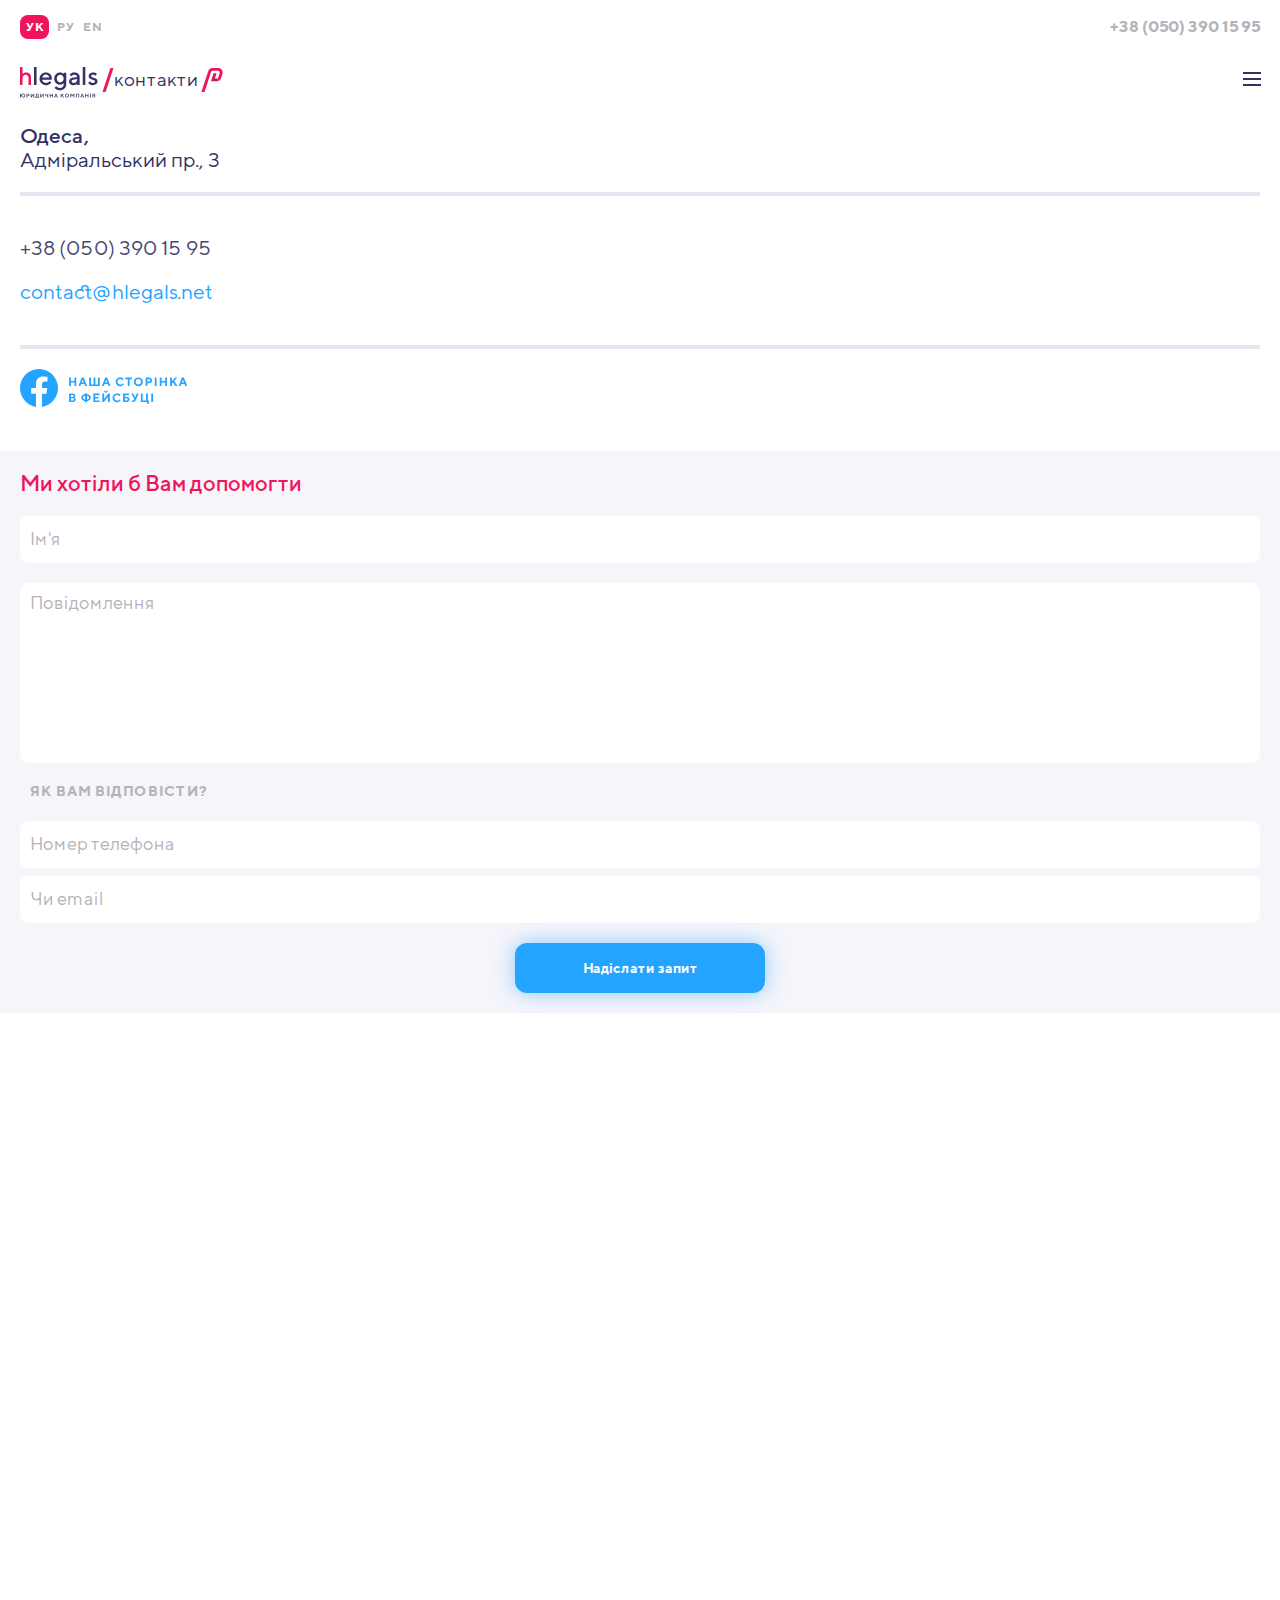
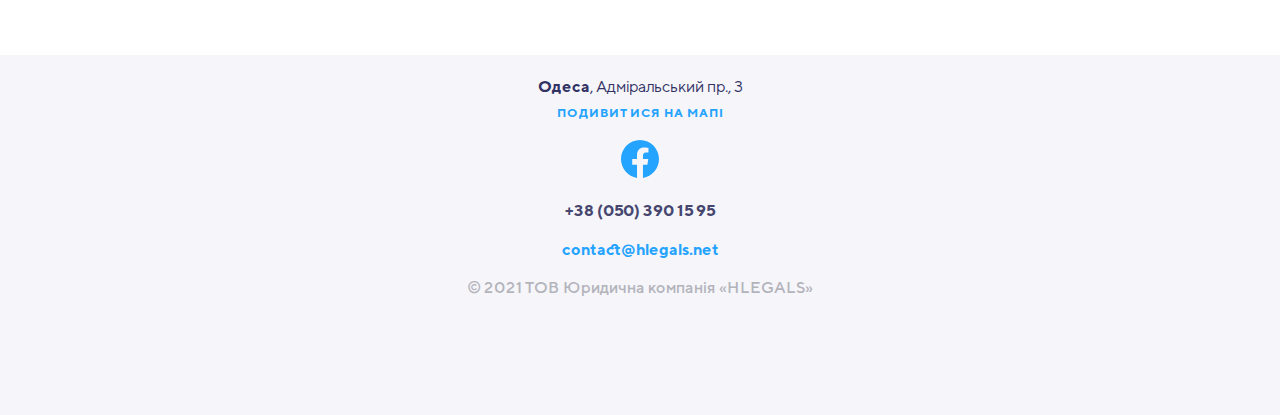
<file: pages/contacts.html>
<!DOCTYPE html>
<html lang="uk">

<head>
    <meta charset="UTF-8">
    <meta http-equiv="X-UA-Compatible" content="IE=edge">
    <meta name="viewport" content="width=device-width, initial-scale=1.0">

    <link rel="stylesheet" href="../styles/normalize.css">
    <link rel="stylesheet" href="../styles/fonts.css">
    <link rel="icon" href="../icon.svg" type="image/svg+xml">
    <link rel="stylesheet" href="../styles/contacts.css">
    <link rel="stylesheet" href="../styles/contacts-desktop.css">

    <title>Hlegals | Контакти</title>
</head>

<body>

    <header class="header">

        <div class="topbar">

            <ul class="languages">
                <li class="languages__item languages__item_active">УК</li>
                <li class="languages__item">РУ</li>
                <li class="languages__item">EN</li>
            </ul>

            <a class="phone-number" href="tel:+380503901595">+38 (050) 390 15 95</a>

        </div>

        <div class="header-mobile">
            <div>
                <a href="../index.html"><img class="logo-mobile" src="../images/logo-dark.svg" alt="Hlegals"></a>
                <span class="team-logo">контакти</span>
            </div>

            <button id="humburger-btn" class="hamburger">
                <img src="../images/hamburger-dark.svg" alt="Hamburger">
            </button>

            <nav id="menu-mobile" class="menu-mobile">

                <div class="menu-mobile-header">

                    <a href="../index.html"><img src="../images/p-small.svg" alt="logo"></a>
                    <img id="menu-mobile-close" class="menu-mobile-close" src="../images/Close.svg" alt="close">

                </div>

                <ul class="menu-mobile-list">
                    <li class="menu-mobile-links"><a class="mobile-link" href="#">о нас</a></li>
                    <li class="menu-mobile-links"><a class="mobile-link" href="#">послуги</a></li>
                    <li class="menu-mobile-links"><a class="mobile-link" href="team.html">команда</a></li>
                    <li class="menu-mobile-links"><a class="mobile-link" href="publications.html">публікації</a></li>
                    <li class="menu-mobile-links"><a class="mobile-link mobile-active-link"
                            href="contacts.html">контакти</a></li>
                </ul>

            </nav>

        </div>

        <div class="header-desktop">

            <div class="logo-and-text-header">
                <a href="../index.html"><img class="logo-desktop" src="../images/logo-dark.svg" alt="Hlegals"></a>
                <span class="team-logo-desktop">контакти</span>
            </div>


            <section>

                <div class="lang-and-contacts">
                    <ul class="languages">
                        <li class="languages__item languages__item_active">УК</li>
                        <li class="languages__item">РУ</li>
                        <li class="languages__item">EN</li>
                    </ul>

                    <img class="dot-separator" src="../images/Dot-separator.svg" alt="Dot-separator">

                    <p class="header-address">Одеса, Адміральський пр., 3</p>

                    <img class="dot-separator" src="../images/Dot-separator.svg" alt="Dot-separator">

                    <a class="phone-number" href="tel:+380503901595">+38 (050) 390 15 95</a>

                    <img class="dot-separator" src="../images/Dot-separator.svg" alt="Dot-separator">

                    <a href="#">
                        <svg width="24" height="24" viewBox="0 0 24 24" fill="none" xmlns="http://www.w3.org/2000/svg">
                            <g clip-path="url(#clip0)">
                                <path class="facebook-header"
                                    d="M24 12.0733C24 5.40541 18.6274 0 12 0C5.37258 0 0 5.40541 0 12.0733C0 18.0995 4.38823 23.0943 10.125 24V15.5633H7.07813V12.0733H10.125V9.41343C10.125 6.38755 11.9165 4.71615 14.6576 4.71615C15.9705 4.71615 17.3438 4.95195 17.3438 4.95195V7.92313H15.8306C14.3399 7.92313 13.875 8.85379 13.875 9.80857V12.0733H17.2031L16.6711 15.5633H13.875V24C19.6118 23.0943 24 18.0995 24 12.0733Z"
                                    fill="#B3B3BA" />
                            </g>
                            <defs>
                                <clipPath id="clip0">
                                    <rect width="24" height="24" fill="white" />
                                </clipPath>
                            </defs>
                        </svg>
                    </a>
                </div>

                <nav>
                    <ul class="nav-links">
                        <li><a class="link" href="#">о нас</a></li>
                        <li><a class="link" href="#">послуги</a></li>
                        <li><a class="link" href="team.html">команда</a></li>
                        <li><a class="link" href="publications.html">публікації</a></li>
                        <li><a class="link active-link" href="contacts.html">контакти</a></li>
                    </ul>
                </nav>

            </section>

        </div>

    </header>

    <main class="main">

        <section class="contacts">

            <p class="contacts__city">Одеса,</p>
            <p class="contacts__street">Адміральський пр., 3</p>

            <div class="contacts__phone-and-email">
                <a class="contacts__phone-number" href="tel:+380503901595">+38 (050) 390 15 95</a>
                <a class="contacts__email" href="mailto:contact@hlegals.net">contact@hlegals.net</a>
            </div>

            <a class="contacts__facebook" href="#">
                <svg width="171" height="38" viewBox="0 0 171 38" fill="none" xmlns="http://www.w3.org/2000/svg">
                    <path class="contacts__facebook"
                        d="M38 19.1161C38 8.55857 29.4934 0 19 0C8.50658 0 0 8.55857 0 19.1161C0 28.6575 6.94803 36.5659 16.0312 38V24.6419H11.207V19.1161H16.0312V14.9046C16.0312 10.1136 18.8678 7.46723 23.2078 7.46723C25.2866 7.46723 27.4609 7.84059 27.4609 7.84059V12.545H25.0651C22.7048 12.545 21.9688 14.0185 21.9688 15.5302V19.1161H27.2383L26.3959 24.6419H21.9688V38C31.052 36.5659 38 28.6575 38 19.1161Z M56.2793 8.59766H54.4805V11.9609H50.8828V8.59766H49.0781V17H50.8828V13.5781H54.4805V17H56.2793V8.59766ZM63.7656 13.4609H61.7207L62.7461 10.7012L63.7656 13.4609ZM64.3633 15.0195L65.084 17H67.0059L63.7012 8.59766H61.7852L58.4805 17H60.4023L61.123 15.0195H64.3633ZM79.7715 8.59766H77.9668V15.3828H75.3887V8.59766H73.5898V15.3828H71.0117V8.59766H69.207V17H79.7715V8.59766ZM87.2461 13.4609H85.2012L86.2266 10.7012L87.2461 13.4609ZM87.8438 15.0195L88.5645 17H90.4863L87.1816 8.59766H85.2656L81.9609 17H83.8828L84.6035 15.0195H87.8438ZM100.232 8.42188C98.9492 8.42188 97.8652 8.84961 96.9863 9.70508C96.1074 10.5605 95.668 11.5918 95.668 12.7988C95.668 14.0059 96.1074 15.043 96.9863 15.8984C97.8652 16.7539 98.9492 17.1816 100.232 17.1816C100.666 17.1816 101.088 17.123 101.498 17C101.908 16.8828 102.236 16.748 102.488 16.6016C102.74 16.4551 102.975 16.2852 103.197 16.0918C103.42 15.8984 103.561 15.7637 103.625 15.6875C103.689 15.6113 103.736 15.5469 103.771 15.5L102.688 14.3574L102.594 14.4805C102.529 14.5684 102.43 14.668 102.289 14.7852C102.148 14.9023 101.984 15.0195 101.803 15.1367C101.615 15.2539 101.387 15.3535 101.105 15.4355C100.824 15.5176 100.537 15.5586 100.232 15.5586C99.4473 15.5586 98.791 15.2949 98.2637 14.7676C97.7363 14.2402 97.4727 13.584 97.4727 12.7988C97.4727 12.0137 97.7363 11.3574 98.2637 10.8301C98.791 10.3027 99.4473 10.0391 100.232 10.0391C100.514 10.0391 100.795 10.0859 101.07 10.1738C101.34 10.2617 101.562 10.3555 101.732 10.4609C101.896 10.5664 102.055 10.6836 102.195 10.8184C102.336 10.959 102.43 11.0527 102.471 11.1113C102.512 11.1699 102.547 11.2109 102.57 11.2402L103.713 10.0977L103.578 9.92188C103.49 9.81055 103.35 9.66992 103.15 9.50586C102.951 9.3418 102.729 9.17773 102.471 9.01367C102.213 8.84961 101.891 8.71484 101.492 8.59766C101.094 8.48047 100.672 8.42188 100.232 8.42188ZM105.369 8.59766V10.2207H107.771V17H109.57V10.2207H111.967V8.59766H105.369ZM115.668 12.8047C115.668 12.0312 115.926 11.375 116.453 10.8418C116.975 10.3086 117.613 10.0391 118.363 10.0391C119.113 10.0391 119.752 10.3086 120.273 10.8418C120.801 11.375 121.059 12.0312 121.059 12.8047C121.059 13.5781 120.801 14.2344 120.273 14.7617C119.752 15.2949 119.113 15.5586 118.363 15.5586C117.613 15.5586 116.975 15.2949 116.453 14.7617C115.926 14.2344 115.668 13.5781 115.668 12.8047ZM113.805 12.7988C113.805 14.0059 114.244 15.043 115.123 15.8984C116.002 16.7539 117.086 17.1816 118.363 17.1816C119.641 17.1816 120.725 16.7539 121.604 15.8984C122.482 15.043 122.922 14.0059 122.922 12.7988C122.922 11.5918 122.482 10.5605 121.604 9.70508C120.725 8.84961 119.641 8.42188 118.363 8.42188C117.086 8.42188 116.002 8.84961 115.123 9.70508C114.244 10.5605 113.805 11.5918 113.805 12.7988ZM125.609 8.59766V17H127.414V14.2402H129.148C130.016 14.2402 130.73 13.9707 131.299 13.4316C131.861 12.8926 132.148 12.2188 132.148 11.4219C132.148 10.625 131.861 9.95117 131.293 9.41211C130.725 8.87305 130.01 8.60352 129.148 8.60352L125.609 8.59766ZM129.09 10.2266C129.447 10.2266 129.746 10.3379 129.986 10.5723C130.227 10.8066 130.35 11.0879 130.35 11.4277C130.35 11.7617 130.227 12.043 129.986 12.2773C129.746 12.5059 129.447 12.623 129.09 12.623H127.414V10.2266H129.09ZM134.766 17H136.57V8.59766H134.766V17ZM146.928 8.59766H145.129V11.9609H141.531V8.59766H139.727V17H141.531V13.5781H145.129V17H146.928V8.59766ZM151.895 8.59766H150.09V17H151.895V14.5977L152.973 13.4023L155.434 17H157.531L154.174 12.0781L157.291 8.59766H155.193L151.895 12.2598V8.59766ZM163.934 13.4609H161.889L162.914 10.7012L163.934 13.4609ZM164.531 15.0195L165.252 17H167.174L163.869 8.59766H161.953L158.648 17H160.57L161.291 15.0195H164.531ZM52.8867 33C53.7188 33 54.3984 32.7598 54.9375 32.2734C55.4707 31.793 55.7402 31.2129 55.7402 30.5391C55.7402 30.2695 55.6875 30.0176 55.5879 29.7832C55.4883 29.5488 55.377 29.3613 55.2598 29.2207C55.1367 29.0859 54.9961 28.9629 54.8379 28.8457C54.6738 28.7285 54.5625 28.6582 54.5039 28.6289C54.4453 28.5996 54.3926 28.5762 54.3574 28.5586L54.457 28.5C54.5156 28.4648 54.5977 28.3945 54.6914 28.3008C54.7852 28.207 54.8848 28.0898 54.9844 27.9551C55.0781 27.8262 55.1602 27.6562 55.2246 27.457C55.2832 27.2578 55.3184 27.041 55.3184 26.8184C55.3184 26.2324 55.0664 25.7109 54.5684 25.2656C54.0703 24.8203 53.4434 24.5977 52.6816 24.5977H49.0781V33H52.8867ZM50.8828 31.5V29.3379H52.7988C53.127 29.3379 53.3965 29.4434 53.6133 29.6543C53.8301 29.8652 53.9414 30.1172 53.9414 30.4219C53.9414 30.7266 53.8301 30.9844 53.6133 31.1895C53.3965 31.4004 53.127 31.5 52.7988 31.5H50.8828ZM52.5586 26.0977C52.8516 26.0977 53.0859 26.1797 53.2617 26.3438C53.4316 26.5078 53.5195 26.7305 53.5195 27C53.5195 27.2754 53.4316 27.4922 53.2617 27.6562C53.0859 27.8203 52.8516 27.9023 52.5586 27.9023H50.8828V26.0977H52.5586ZM63.084 28.6816C63.084 28.1367 63.2656 27.6855 63.6348 27.334C63.998 26.9824 64.4961 26.7949 65.123 26.7598V30.5977C64.502 30.5684 64.0039 30.375 63.6348 30.0234C63.2656 29.6719 63.084 29.2266 63.084 28.6816ZM66.9219 32.1621C68.041 32.1328 68.9609 31.7812 69.6816 31.1074C70.4023 30.4336 70.7656 29.625 70.7656 28.6816C70.7656 27.7383 70.4023 26.9297 69.6816 26.2559C68.9609 25.5879 68.041 25.2363 66.9219 25.2012V24.2988H65.123V25.2012C64.0039 25.2363 63.084 25.5879 62.3633 26.2559C61.6426 26.9297 61.2852 27.7383 61.2852 28.6816C61.2852 29.625 61.6426 30.4336 62.3633 31.1074C63.0781 31.7812 63.998 32.1328 65.123 32.1621V33.2402H66.9219V32.1621ZM68.9668 28.6816C68.9668 29.2266 68.7793 29.6719 68.4102 30.0234C68.041 30.375 67.543 30.5684 66.9219 30.5977V26.7598C67.543 26.7949 68.041 26.9824 68.4102 27.334C68.7793 27.6855 68.9668 28.1367 68.9668 28.6816ZM75.1289 31.3828V29.5195H78.5449V27.9023H75.1289V26.2207H79.5059V24.5977H73.3242V33H79.6289V31.3828H75.1289ZM86.0254 22.5C85.8145 22.5 85.6445 22.4355 85.5098 22.2949C85.3691 22.1602 85.3047 21.9902 85.3047 21.7852H84.1094C84.1094 22.3242 84.2852 22.7695 84.6426 23.1211C84.9941 23.4727 85.457 23.6484 86.0254 23.6484C86.5938 23.6484 87.0566 23.4727 87.4141 23.1211C87.7656 22.7695 87.9473 22.3242 87.9473 21.7852H86.7461C86.7461 21.9902 86.6758 22.1602 86.541 22.2949C86.4004 22.4355 86.2305 22.5 86.0254 22.5ZM89.8047 33V24.5977H88.2461L84.1094 29.9414V24.5977H82.3047V33H83.8691L88.0059 27.6621V33H89.8047ZM97.0449 24.4219C95.7617 24.4219 94.6777 24.8496 93.7988 25.7051C92.9199 26.5605 92.4805 27.5918 92.4805 28.7988C92.4805 30.0059 92.9199 31.043 93.7988 31.8984C94.6777 32.7539 95.7617 33.1816 97.0449 33.1816C97.4785 33.1816 97.9004 33.123 98.3105 33C98.7207 32.8828 99.0488 32.748 99.3008 32.6016C99.5527 32.4551 99.7871 32.2852 100.01 32.0918C100.232 31.8984 100.373 31.7637 100.438 31.6875C100.502 31.6113 100.549 31.5469 100.584 31.5L99.5 30.3574L99.4062 30.4805C99.3418 30.5684 99.2422 30.668 99.1016 30.7852C98.9609 30.9023 98.7969 31.0195 98.6152 31.1367C98.4277 31.2539 98.1992 31.3535 97.918 31.4355C97.6367 31.5176 97.3496 31.5586 97.0449 31.5586C96.2598 31.5586 95.6035 31.2949 95.0762 30.7676C94.5488 30.2402 94.2852 29.584 94.2852 28.7988C94.2852 28.0137 94.5488 27.3574 95.0762 26.8301C95.6035 26.3027 96.2598 26.0391 97.0449 26.0391C97.3262 26.0391 97.6074 26.0859 97.8828 26.1738C98.1523 26.2617 98.375 26.3555 98.5449 26.4609C98.709 26.5664 98.8672 26.6836 99.0078 26.8184C99.1484 26.959 99.2422 27.0527 99.2832 27.1113C99.3242 27.1699 99.3594 27.2109 99.3828 27.2402L100.525 26.0977L100.391 25.9219C100.303 25.8105 100.162 25.6699 99.9629 25.5059C99.7637 25.3418 99.541 25.1777 99.2832 25.0137C99.0254 24.8496 98.7031 24.7148 98.3047 24.5977C97.9062 24.4805 97.4844 24.4219 97.0449 24.4219ZM104.824 31.3828V29.3379H106.623C106.939 29.3379 107.209 29.4434 107.432 29.6484C107.648 29.8535 107.76 30.0938 107.76 30.3633C107.76 30.6328 107.648 30.873 107.432 31.0781C107.209 31.2832 106.939 31.3828 106.623 31.3828H104.824ZM106.682 33C107.502 33 108.188 32.7422 108.738 32.2266C109.283 31.7109 109.559 31.0898 109.559 30.3633C109.559 29.6367 109.283 29.0098 108.738 28.4941C108.188 27.9785 107.502 27.7207 106.682 27.7207H104.824V26.2207H108.844V24.5977H103.02V33H106.682ZM113.195 24.5977H111.279L114.279 30.2402L114.039 30.6621C113.717 31.2246 113.254 31.5 112.65 31.5C112.369 31.5 112.129 31.4648 111.93 31.3828V32.9414L112.053 32.9766C112.135 33.0117 112.252 33.041 112.41 33.0703C112.574 33.1055 112.732 33.1172 112.891 33.1172C113.582 33.1172 114.156 32.9297 114.619 32.5547C115.088 32.1797 115.492 31.6289 115.832 30.9023L118.773 24.5977H116.852L115.17 28.5586L113.195 24.5977ZM120.852 33H127.092V34.7402H128.891V31.3828H127.871V24.5977H126.072V31.3828H122.656V24.5977H120.852V33ZM131.273 33H133.078V24.5977H131.273V33Z"
                        fill="#24A3FF" />
                    <defs>
                        <clipPath id="clip0">
                            <rect width="38" height="38" fill="white" />
                        </clipPath>
                    </defs>
                </svg>
            </a>

        </section>

        <form class="contact-form">

            <h3 class="contact-form__title">Ми хотіли б Вам допомогти</h3>

            <input class="inputs-style input_margin20" type="text" placeholder="Ім'я">
            <textarea class="textarea-style input_margin20" name="" id="" placeholder="Повідомлення"></textarea>

            <h4 class="contact-form__subtitle">ЯК ВАМ ВІДПОВІСТИ?</h4>

            <input class="inputs-style input_margin8" type="tel" placeholder="Номер телефона">
            <input class="inputs-style input_margin20" type="email" placeholder="Чи email">

            <input class="contact-form__btn" type="submit" value="Надіслати запит">

        </form>

    </main>

    <section id="map">
        <iframe
            src="https://www.google.com/maps/embed?pb=!1m18!1m12!1m3!1d2749.6474215023213!2d30.73883190894686!3d46.435867524618146!2m3!1f0!2f0!3f0!3m2!1i1024!2i768!4f13.1!3m3!1m2!1s0x40c63396894457b7%3A0x7f6c5236cbcb70c8!2z0JDQtNC80LjRgNCw0LvRjNGB0LrQuNC5INC_0YDQvtGB0L8uLCAzLCDQntC00LXRgdGB0LAsINCe0LTQtdGB0YHQutCw0Y8g0L7QsdC70LDRgdGC0YwsIDY1MDAw!5e0!3m2!1sru!2sua!4v1631894570690!5m2!1sru!2sua"
            width="100%" height="600px" style="border:0;" allowfullscreen="" loading="lazy"></iframe>
    </section>

    <footer class="footer">

        <div class="footer-container">

            <div class="footer__contacts-wrap">

                <p class="footer__address"><b>Одеса</b>, Адміральський пр., 3</p>
                <img class="footer__dot-separator" src="../images/dark-dot-separator.svg" alt="dot-separator">
                <a class="footer__look-at-the-map" href="#map">ПОДИВИТИСЯ НА МАПІ</a>
                <p class="footer__facebook-link for-margin-top">
                    <a href="#">
                        <svg width="38" height="38" viewBox="0 0 38 38" fill="none" xmlns="http://www.w3.org/2000/svg">
                            <path class="facebook-footer"
                                d="M38 19.1161C38 8.55857 29.4934 0 19 0C8.50658 0 0 8.55857 0 19.1161C0 28.6575 6.94803 36.5659 16.0312 38V24.6419H11.207V19.1161H16.0312V14.9046C16.0312 10.1136 18.8678 7.46723 23.2078 7.46723C25.2866 7.46723 27.4609 7.84059 27.4609 7.84059V12.545H25.0651C22.7048 12.545 21.9688 14.0185 21.9688 15.5302V19.1161H27.2383L26.3959 24.6419H21.9688V38C31.052 36.5659 38 28.6575 38 19.1161Z"
                                fill="#24A3FF" />
                        </svg>
                    </a>
                </p>
                <img class="footer__dot-separator for-margin-top" src="../images/dark-dot-separator.svg" alt="dot-separator">
                <a class="footer__phone-number for-margin-top" href="tel:+380503901595">+38 (050) 390 15 95</a>
                <img class="footer__dot-separator for-margin-top" src="../images/dark-dot-separator.svg" alt="dot-separator">
                <a class="footer__email for-margin-top" href="mailto:contact@hlegals.net">contact@hlegals.net</a>

            </div>

            <p class="footer__copywrigth">© 2021 ТОВ Юридична компанія «HLEGALS»</p>

        </div>

    </footer>

    <script src="https://ajax.googleapis.com/ajax/libs/jquery/3.6.0/jquery.min.js"></script>
    <script src="../owl-carousel/script.js"></script>

</body>

</html>
</file>
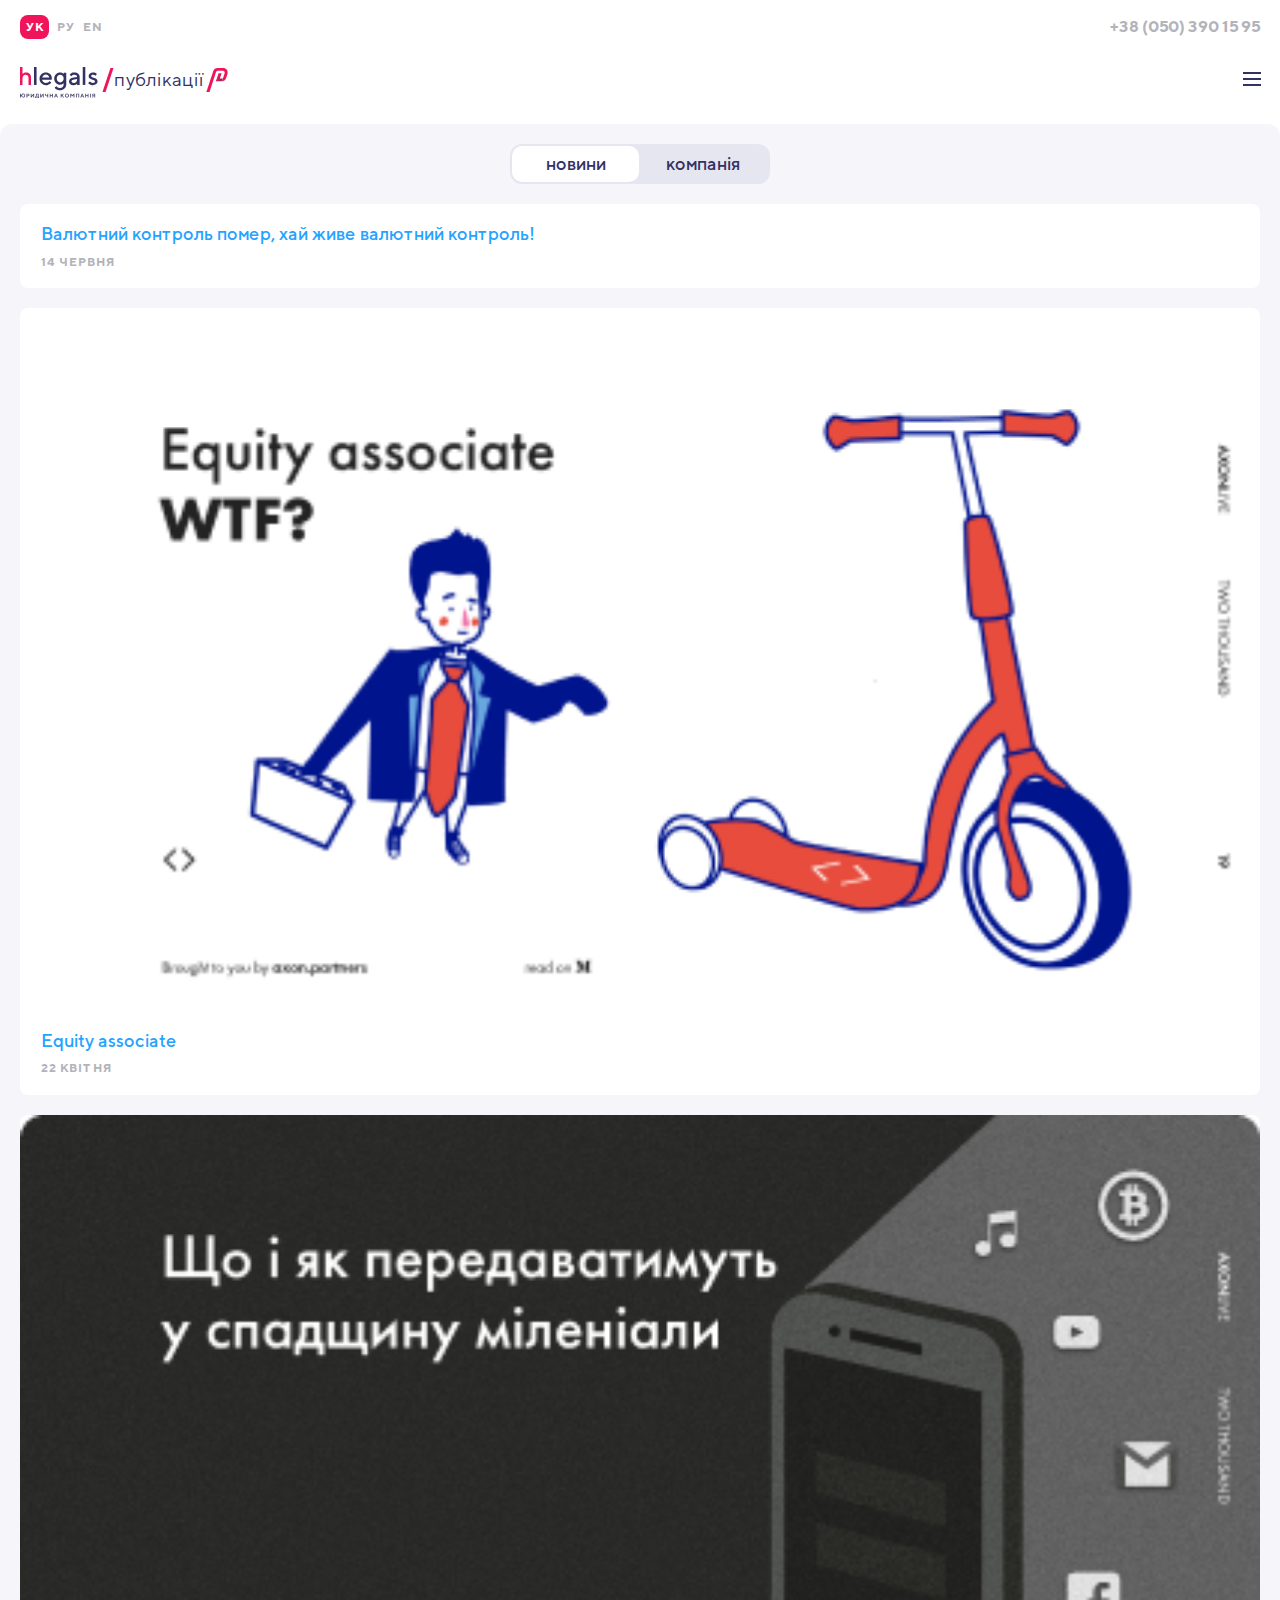
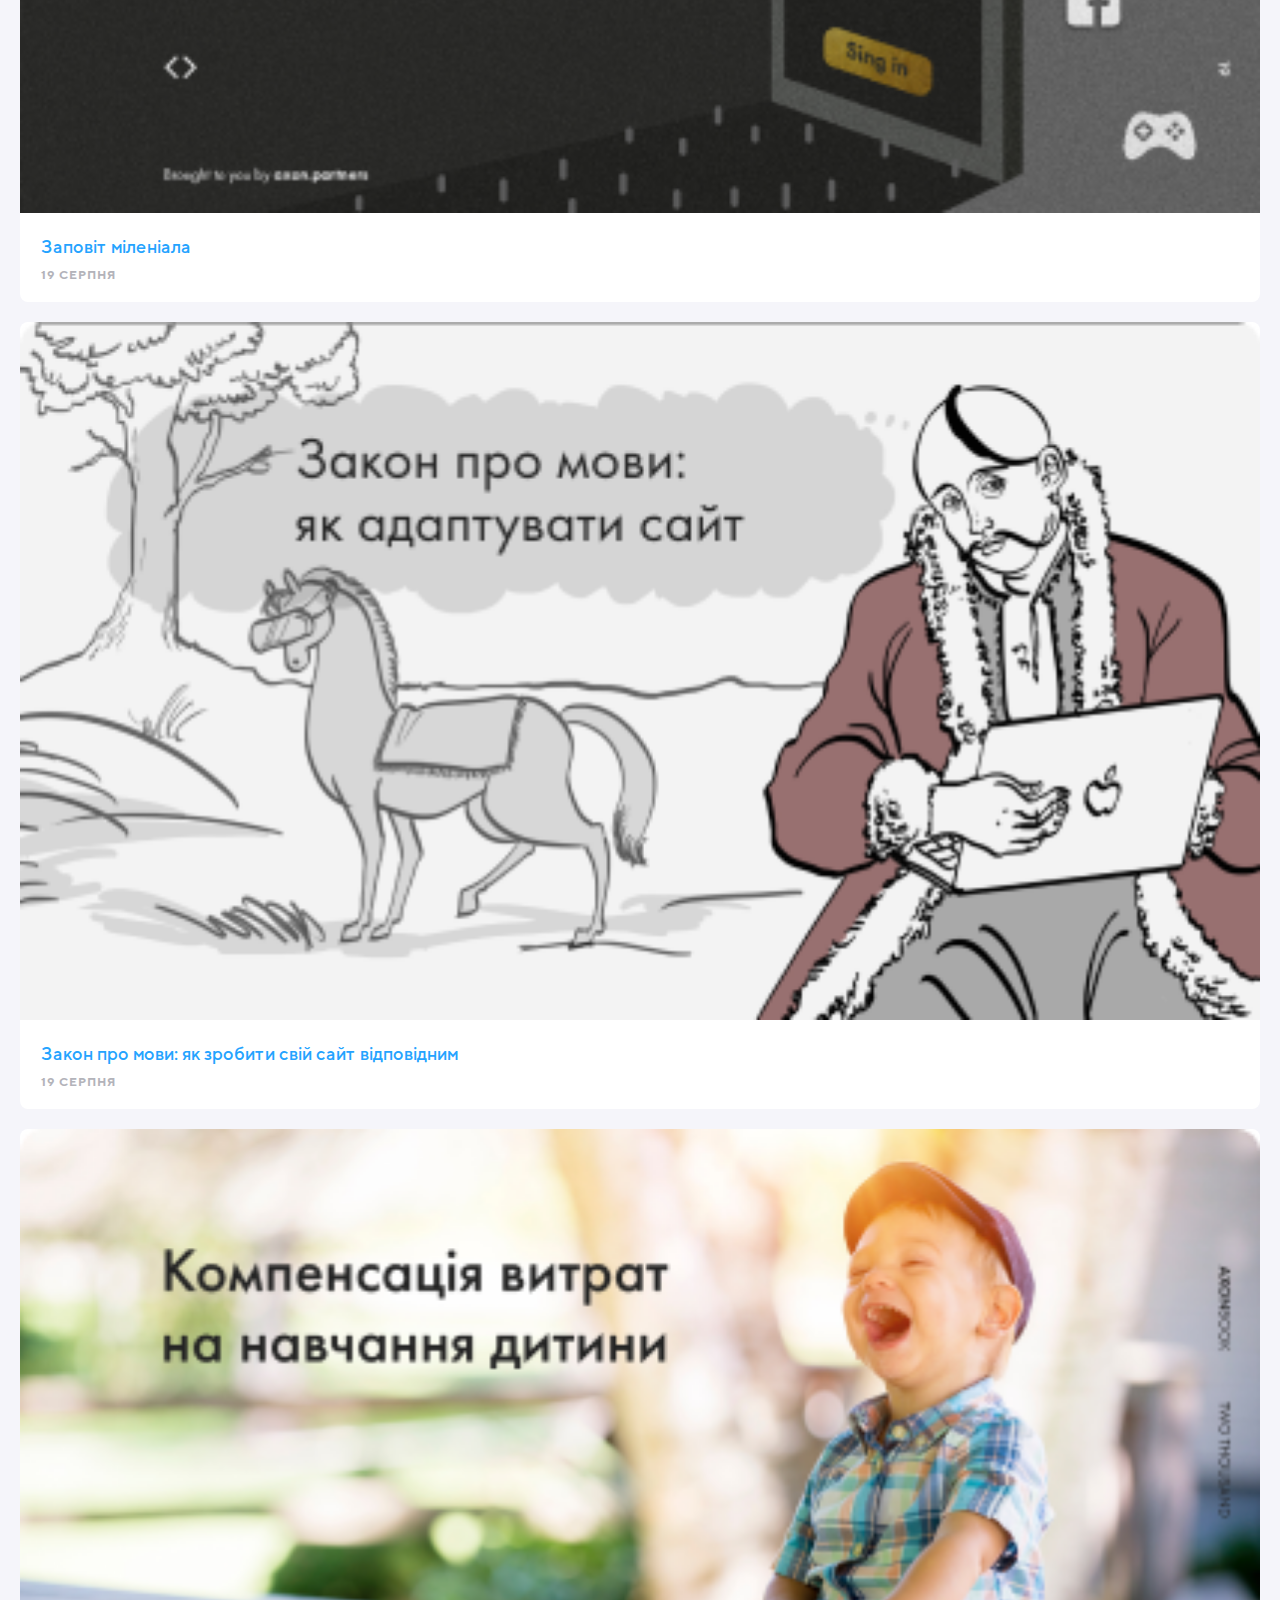
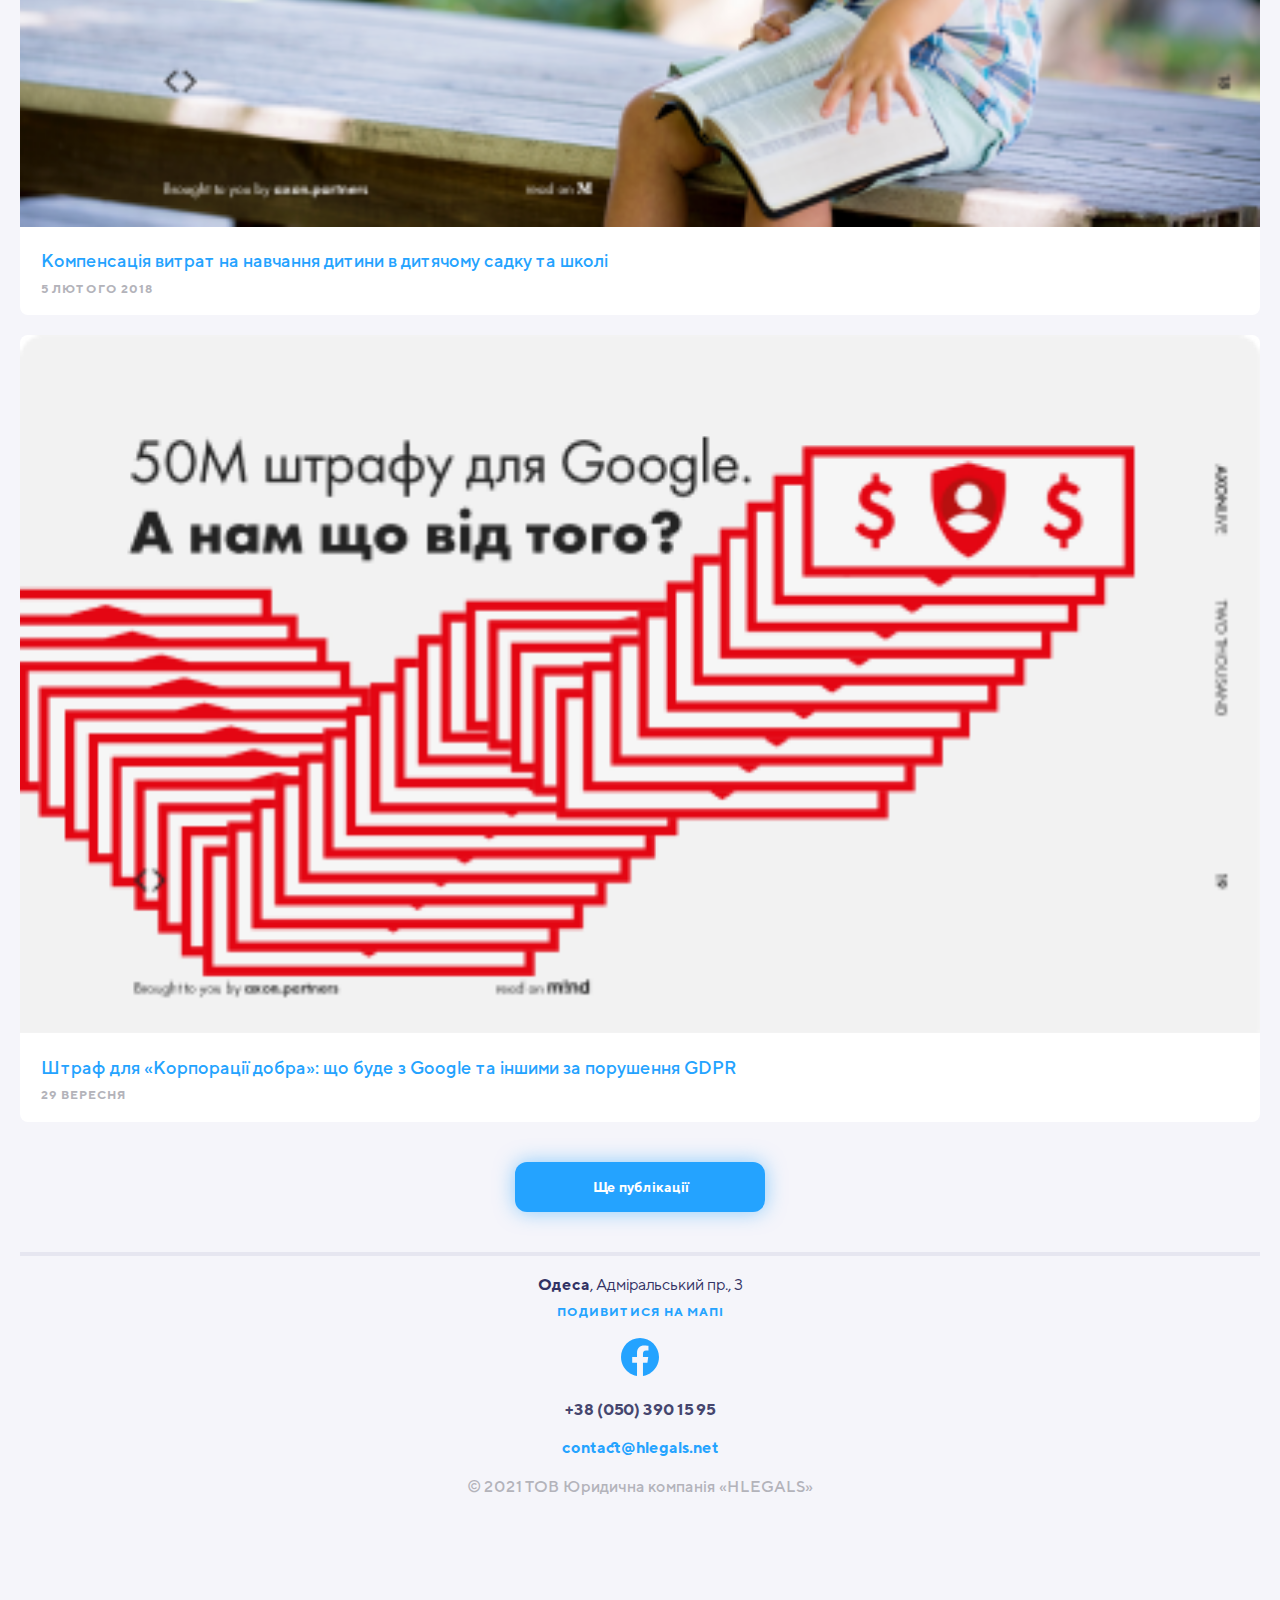
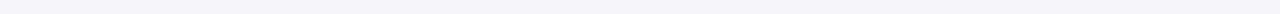
<file: pages/publications.html>
<!DOCTYPE html>
<html lang="uk">

<head>
    <meta charset="UTF-8">
    <meta http-equiv="X-UA-Compatible" content="IE=edge">
    <meta name="viewport" content="width=device-width, initial-scale=1.0">

    <link rel="stylesheet" href="../styles/normalize.css">
    <link rel="stylesheet" href="../styles/fonts.css">
    <link rel="icon" href="../icon.svg" type="image/svg+xml">
    <link rel="stylesheet" href="../styles/publications.css">
    <link rel="stylesheet" href="../styles/publications-desktop.css">

    <title>Hlegals | Публікації</title>
</head>

<body>

    <header class="header">

        <div class="topbar">

            <ul class="languages">
                <li class="languages__item languages__item_active">УК</li>
                <li class="languages__item">РУ</li>
                <li class="languages__item">EN</li>
            </ul>

            <a class="phone-number" href="tel:+380503901595">+38 (050) 390 15 95</a>

        </div>

        <div class="header-mobile">
            <div>
                <a href="../index.html"><img class="logo-mobile" src="../images/logo-dark.svg" alt="Hlegals"></a>
                <span class="team-logo">публікації</span>
            </div>

            <button id="humburger-btn" class="hamburger">
                <img src="../images/hamburger-dark.svg" alt="Hamburger">
            </button>

            <nav id="menu-mobile" class="menu-mobile">

                <div class="menu-mobile-header">

                    <a href="../index.html"><img src="../images/p-small.svg" alt="logo"></a>
                    <img id="menu-mobile-close" class="menu-mobile-close" src="../images/Close.svg" alt="close">

                </div>

                <ul class="menu-mobile-list">
                    <li class="menu-mobile-links"><a class="mobile-link" href="#">о нас</a></li>
                    <li class="menu-mobile-links"><a class="mobile-link" href="#">послуги</a></li>
                    <li class="menu-mobile-links"><a class="mobile-link" href="team.html">команда</a></li>
                    <li class="menu-mobile-links"><a class="mobile-link mobile-active-link"
                            href="publications.html">публікації</a></li>
                    <li class="menu-mobile-links"><a class="mobile-link" href="contacts.html">контакти</a></li>
                </ul>

            </nav>

        </div>

        <div class="header-desktop">

            <div class="logo-and-text-header">
                <a href="../index.html"><img class="logo-desktop" src="../images/logo-dark.svg" alt="Hlegals"></a>
                <span class="team-logo-desktop">публікації</span>
            </div>


            <section>

                <div class="lang-and-contacts">
                    <ul class="languages">
                        <li class="languages__item languages__item_active">УК</li>
                        <li class="languages__item">РУ</li>
                        <li class="languages__item">EN</li>
                    </ul>

                    <img class="dot-separator" src="../images/Dot-separator.svg" alt="Dot-separator">

                    <p class="header-address">Одеса, Адміральський пр., 3</p>

                    <img class="dot-separator" src="../images/Dot-separator.svg" alt="Dot-separator">

                    <a class="phone-number" href="tel:+380503901595">+38 (050) 390 15 95</a>

                    <img class="dot-separator" src="../images/Dot-separator.svg" alt="Dot-separator">

                    <a href="#">
                        <svg width="24" height="24" viewBox="0 0 24 24" fill="none" xmlns="http://www.w3.org/2000/svg">
                            <g clip-path="url(#clip0)">
                                <path class="facebook-header"
                                    d="M24 12.0733C24 5.40541 18.6274 0 12 0C5.37258 0 0 5.40541 0 12.0733C0 18.0995 4.38823 23.0943 10.125 24V15.5633H7.07813V12.0733H10.125V9.41343C10.125 6.38755 11.9165 4.71615 14.6576 4.71615C15.9705 4.71615 17.3438 4.95195 17.3438 4.95195V7.92313H15.8306C14.3399 7.92313 13.875 8.85379 13.875 9.80857V12.0733H17.2031L16.6711 15.5633H13.875V24C19.6118 23.0943 24 18.0995 24 12.0733Z"
                                    fill="#B3B3BA" />
                            </g>
                            <defs>
                                <clipPath id="clip0">
                                    <rect width="24" height="24" fill="white" />
                                </clipPath>
                            </defs>
                        </svg>
                    </a>
                </div>

                <nav>
                    <ul class="nav-links">
                        <li><a class="link" href="#">о нас</a></li>
                        <li><a class="link" href="#">послуги</a></li>
                        <li><a class="link" href="team.html">команда</a></li>
                        <li><a class="link active-link" href="publications.html">публікації</a></li>
                        <li><a class="link" href="contacts.html">контакти</a></li>
                    </ul>
                </nav>

            </section>

        </div>

    </header>

    <main class="main">

        <div class="news-and-company">
            <p class="news-and-company__link news-and-company__active-link">новини</p>
            <p class="news-and-company__link">компанія</p>
        </div>

        <div class="publications__container">

            <article class="publications__article">
                <a class="publications__link-article" href="#">Валютний контроль помер, хай живе валютний
                    контроль!</a>
                <p class="publications__link-article-date">14 ЧЕРВНЯ</p>
            </article>

            <article class="publications__article">
                <img class="publications__article-img" src="../images/wtf.png" alt="WTF?">
                <a class="publications__link-article" href="#">Equity associate</a>
                <p class="publications__link-article-date">22 КВІТНЯ</p>
            </article>

            <article class="publications__article">
                <img class="publications__article-img" src="../images/spadchina.png" alt="spadchina">
                <a class="publications__link-article" href="#">Заповіт міленіала</a>
                <p class="publications__link-article-date">19 СЕРПНЯ</p>
            </article>

            <article class="publications__article">
                <img class="publications__article-img" src="../images/kozak.png" alt="kozak">
                <a class="publications__link-article" href="#">Закон про мови: як зробити свій сайт відповідним</a>
                <p class="publications__link-article-date">19 СЕРПНЯ</p>
            </article>

            <article class="publications__article">
                <img class="publications__article-img" src="../images/laughing-boy.png" alt="laughing-boy">
                <a class="publications__link-article" href="#">Компенсація витрат на навчання дитини в дитячому садку та
                    школі</a>
                <p class="publications__link-article-date">5 ЛЮТОГО 2018</p>
            </article>

            <article class="publications__article">
                <img class="publications__article-img" src="../images/money.png" alt="money">
                <a class="publications__link-article" href="#">Штраф для «Корпорації добра»: що буде з Google та іншими
                    за порушення GDPR</a>
                <p class="publications__link-article-date">29 ВЕРЕСНЯ</p>
            </article>
        </div>

        <div class="publications__container-desktop">

            <article class="masonry-item">
                <h2 class="masonry-item-heading">
                    <a href="#">Валютний контроль помер, хай живе валютний контроль!</a>
                </h2>
                <span class="masonry-item-date">
                    14 ЧЕРВНЯ
                </span>
                <p class="masonry-item-text">
                    Експерти проводять конференції, круглі столи та іншого штибу заходи на тему «лібералізація
                    валютного
                    законодавства». Юристи-експерти-новелісти стирають пальці об «ctrl+c/ctrl+v».
                </p>
            </article>

            <article class="masonry-item">
                <img class="masonry-item-image" src="../images/spadchina.png" alt="#">
                <h2 class="masonry-item-heading">
                    <a href="#">Заповіт міленіала</a>
                </h2>
                <span class="masonry-item-date">19 СЕРПНЯ</span>
                <p class="masonry-item-text">
                    Що і як передаватимуть у спадщину сучасні влогери, опініон лідери і
                    криптомільйонери Типовий спадок українського покоління Х виглядає так: квартира у…
                </p>
            </article>

            <article class="masonry-item">
                <h2 class="masonry-item-heading">
                    <a href="#">Валютний контроль помер, хай живе валютний контроль!</a>
                </h2>
                <span class="masonry-item-date">
                    14 ЧЕРВНЯ
                </span>
                <p class="masonry-item-text">
                    Експерти проводять конференції, круглі столи та іншого штибу заходи на тему «лібералізація
                    валютного
                    законодавства». Юристи-експерти-новелісти стирають пальці об «ctrl+c/ctrl+v».
                </p>
            </article>

            <article class="masonry-item">
                <img class="masonry-item-image" src="../images/spadchina.png" alt="#">
                <h2 class="masonry-item-heading">
                    <a href="#">Заповіт міленіала</a>
                </h2>
                <span class="masonry-item-date">19 СЕРПНЯ</span>
                <p class="masonry-item-text">
                    Що і як передаватимуть у спадщину сучасні влогери, опініон лідери і
                    криптомільйонери Типовий спадок українського покоління Х виглядає так: квартира у…
                </p>
            </article>

            <article class="masonry-item">
                <img class="masonry-item-image" src="../images/wtf.png" alt="#">
                <h2 class="masonry-item-heading">
                    <a href="#">Equity associate</a>
                </h2>
                <span class="masonry-item-date">22 КВІТНЯ</span>
                <p class="masonry-item-text">
                    На проектах я джун. При цьому я співвласник юридичної фірми. Як це відбулося.
                    Перед вступом батьки мені казали, що якщо буду…
                </p>
            </article>

            <article class="masonry-item">
                <img class="masonry-item-image" src="../images/kozak.png" alt="#">
                <h2 class="masonry-item-heading">
                    <a href="#">Закон про мови: як зробити свій сайт відповідним</a>
                </h2>
                <span class="masonry-item-date">19 СЕРПНЯ</span>
                <p class="masonry-item-text">
                    Наталія Кирик, керівник контент студії Wordfactory.ua 
                    По-перше, це красиво! Це аргумент номер один на користь 
                    україномовного сайту. По-друге, це ефективно. У…
                </p>
            </article>

            <article class="masonry-item">
                <img class="masonry-item-image" src="../images/wtf.png" alt="#">
                <h2 class="masonry-item-heading">
                    <a href="#">Equity associate</a>
                </h2>
                <span class="masonry-item-date">22 КВІТНЯ</span>
                <p class="masonry-item-text">
                    На проектах я джун. При цьому я співвласник юридичної фірми. Як це відбулося.
                    Перед вступом батьки мені казали, що якщо буду…
                </p>
            </article>

            <article class="masonry-item">
                <img class="masonry-item-image" src="../images/kozak.png" alt="#">
                <h2 class="masonry-item-heading">
                    <a href="#">Закон про мови: як зробити свій сайт відповідним</a>
                </h2>
                <span class="masonry-item-date">19 СЕРПНЯ</span>
                <p class="masonry-item-text">
                    Наталія Кирик, керівник контент студії Wordfactory.ua 
                    По-перше, це красиво! Це аргумент номер один на користь 
                    україномовного сайту. По-друге, це ефективно. У…
                </p>
            </article>
            
            <article class="masonry-item">
                <img class="masonry-item-image" src="../images/money.png" alt="#">
                <h2 class="masonry-item-heading">
                    <a href="#">Штраф для «Корпорації добра»: що буде з Google та іншими за порушення GDPR</a>
                </h2>
                <span class="masonry-item-date">29 ВЕРЕСНЯ</span>
                <p class="masonry-item-text">
                    І чому стягнення у 50 млн євро може стати 
                    доленосним прецедентом За матеріалами Mind.ua 
                    21 січня Національна комісія із захисту даних.
                </p>
            </article>

            <article class="masonry-item">
                <img class="masonry-item-image" src="../images/laughing-boy.png" alt="#">
                <h2 class="masonry-item-heading">
                    <a href="#">Компенсація витрат на навчання дитини в дитячому садку та школі</a>
                </h2>
                <span class="masonry-item-date">5 ЛЮТОГО 2018</span>
                <p class="masonry-item-text">
                    Про що йде мова В червні цього року 
                    Верховна Рада внесла зміни до Податкового 
                    кодексу України. Відтепер батьки, які отримують офіційну…
                </p>
            </article>

            <article class="masonry-item">
                <img class="masonry-item-image" src="../images/money.png" alt="#">
                <h2 class="masonry-item-heading">
                    <a href="#">Штраф для «Корпорації добра»: що буде з Google та іншими за порушення GDPR</a>
                </h2>
                <span class="masonry-item-date">29 ВЕРЕСНЯ</span>
                <p class="masonry-item-text">
                    І чому стягнення у 50 млн євро може стати 
                    доленосним прецедентом За матеріалами Mind.ua 
                    21 січня Національна комісія із захисту даних.
                </p>
            </article>

            <article class="masonry-item">
                <img class="masonry-item-image" src="../images/laughing-boy.png" alt="#">
                <h2 class="masonry-item-heading">
                    <a href="#">Компенсація витрат на навчання дитини в дитячому садку та школі</a>
                </h2>
                <span class="masonry-item-date">5 ЛЮТОГО 2018</span>
                <p class="masonry-item-text">
                    Про що йде мова В червні цього року 
                    Верховна Рада внесла зміни до Податкового 
                    кодексу України. Відтепер батьки, які отримують офіційну…
                </p>
            </article>

        </div>

        <div class="btn-wrapper">
            <button class="btn-more-publications">Ще публікації</button>
        </div>

    </main>

    <footer class="footer">

        <div class="footer-container">

            <div class="footer__contacts-wrap">

                <p class="footer__address"><b>Одеса</b>, Адміральський пр., 3</p>
                <img class="footer__dot-separator" src="../images/dark-dot-separator.svg" alt="dot-separator">
                <a class="footer__look-at-the-map" href="contacts.html#map">ПОДИВИТИСЯ НА МАПІ</a>
                <p class="footer__facebook-link for-margin-top">
                    <a href="#">
                        <svg width="38" height="38" viewBox="0 0 38 38" fill="none" xmlns="http://www.w3.org/2000/svg">
                            <path class="facebook-footer"
                                d="M38 19.1161C38 8.55857 29.4934 0 19 0C8.50658 0 0 8.55857 0 19.1161C0 28.6575 6.94803 36.5659 16.0312 38V24.6419H11.207V19.1161H16.0312V14.9046C16.0312 10.1136 18.8678 7.46723 23.2078 7.46723C25.2866 7.46723 27.4609 7.84059 27.4609 7.84059V12.545H25.0651C22.7048 12.545 21.9688 14.0185 21.9688 15.5302V19.1161H27.2383L26.3959 24.6419H21.9688V38C31.052 36.5659 38 28.6575 38 19.1161Z"
                                fill="#24A3FF" />
                        </svg>
                    </a>
                </p>
                <img class="footer__dot-separator for-margin-top" src="../images/dark-dot-separator.svg"
                    alt="dot-separator">
                <a class="footer__phone-number for-margin-top" href="tel:+380503901595">+38 (050) 390 15 95</a>
                <img class="footer__dot-separator for-margin-top" src="../images/dark-dot-separator.svg"
                    alt="dot-separator">
                <a class="footer__email for-margin-top" href="mailto:contact@hlegals.net">contact@hlegals.net</a>

            </div>

            <p class="footer__copywrigth">© 2021 ТОВ Юридична компанія «HLEGALS»</p>

        </div>

    </footer>

    <script src="https://ajax.googleapis.com/ajax/libs/jquery/3.6.0/jquery.min.js"></script>
    <script src="../owl-carousel/script.js"></script>

</body>

</html>
</file>
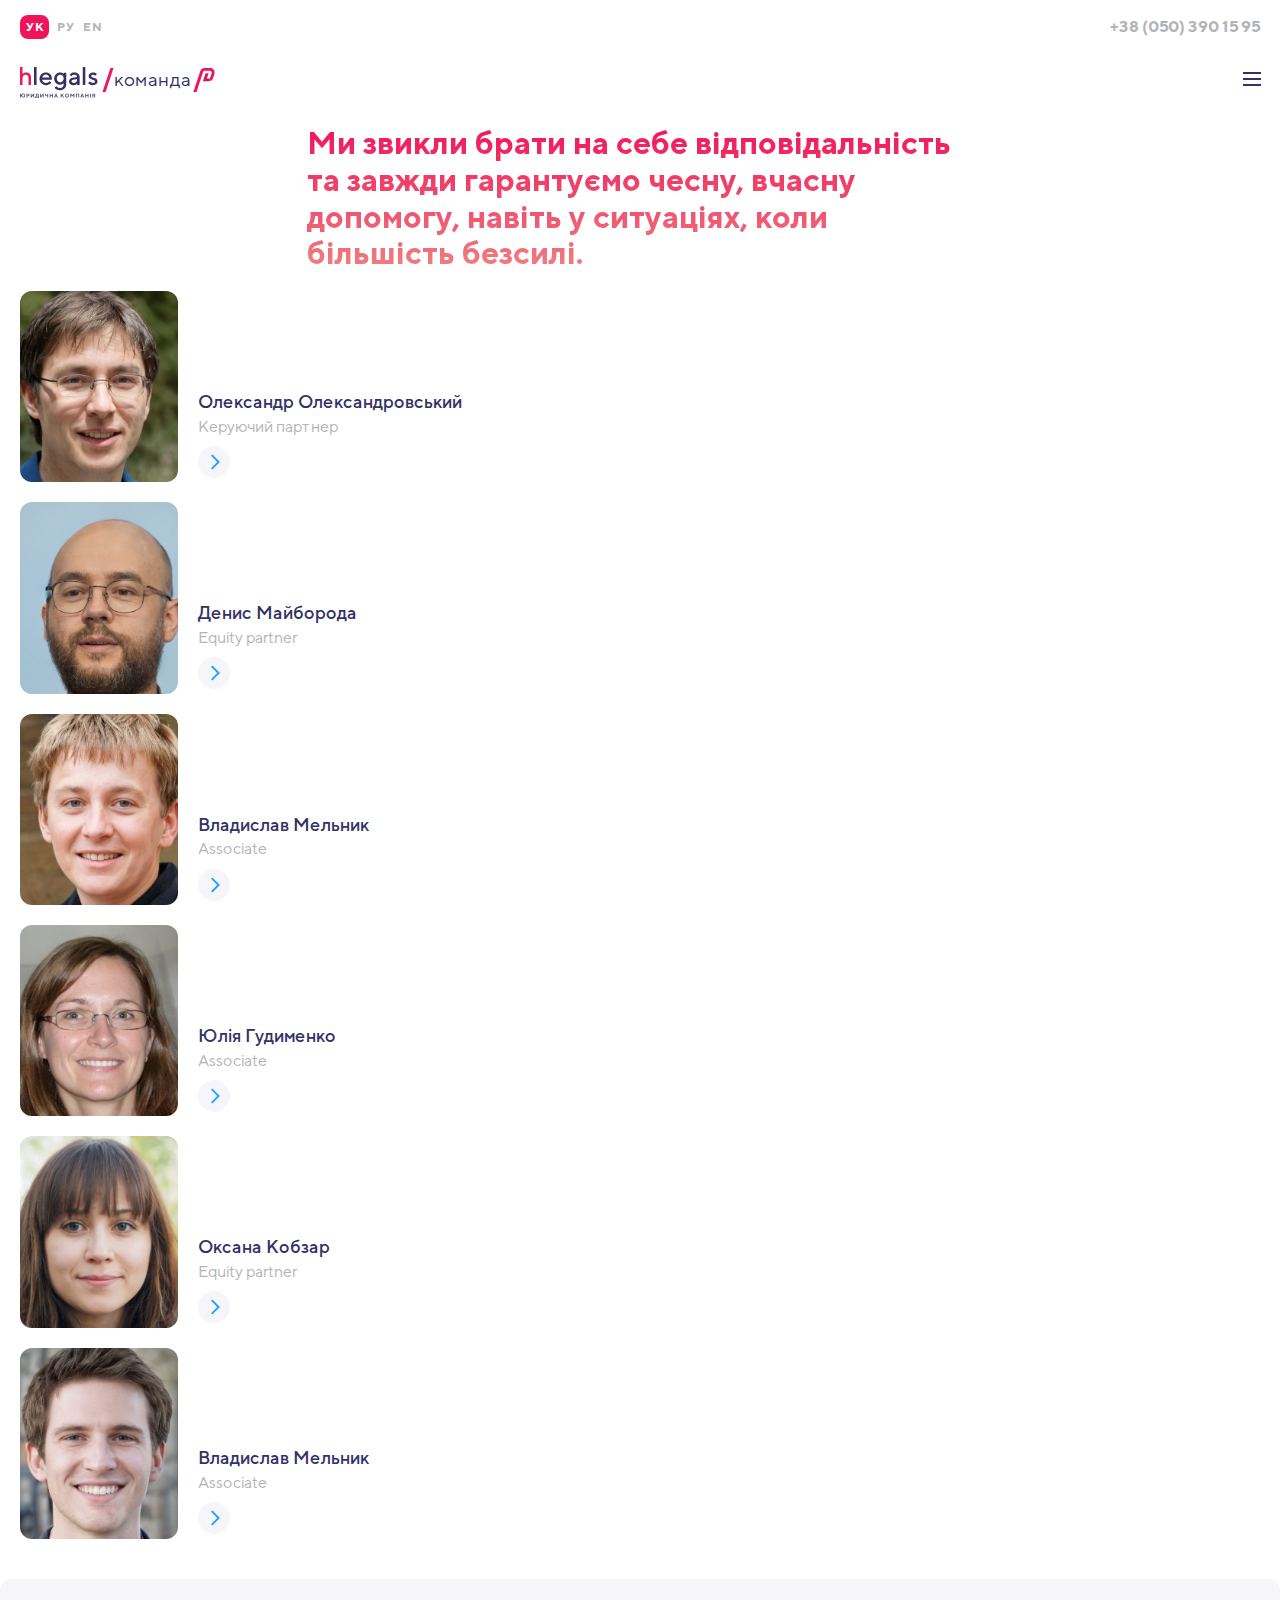
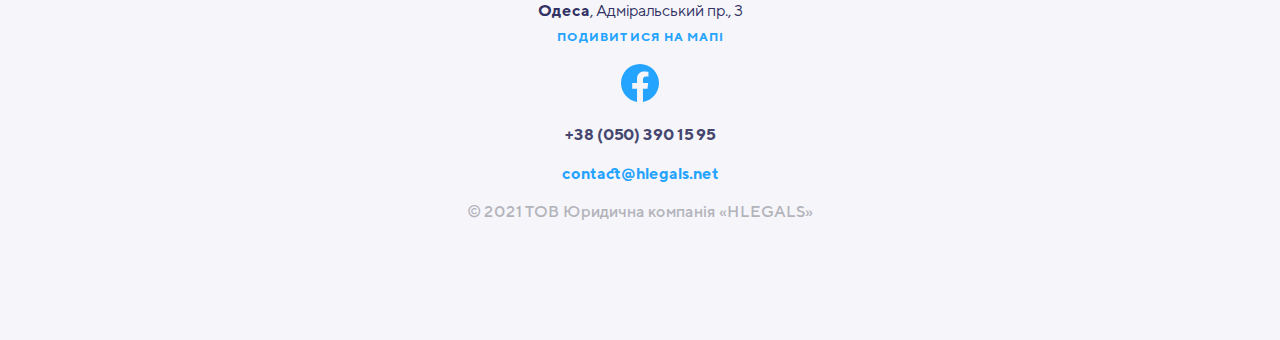
<file: pages/team.html>
<!DOCTYPE html>
<html lang="uk">

<head>
    <meta charset="UTF-8">
    <meta http-equiv="X-UA-Compatible" content="IE=edge">
    <meta name="viewport" content="width=device-width, initial-scale=1.0">

    <link rel="stylesheet" href="../styles/normalize.css">
    <link rel="stylesheet" href="../styles/fonts.css">
    <link rel="icon" href="../icon.svg" type="image/svg+xml">
    <link rel="stylesheet" href="../styles/team.css">
    <link rel="stylesheet" href="../styles/team-desktop.css">

    <title>Hlegals | Команда</title>
</head>

<body>

    <header class="header">

        <div class="topbar">

            <ul class="languages">
                <li class="languages__item languages__item_active">УК</li>
                <li class="languages__item">РУ</li>
                <li class="languages__item">EN</li>
            </ul>

            <a class="phone-number" href="tel:+380503901595">+38 (050) 390 15 95</a>

        </div>

        <div class="header-mobile">
            <div>
                <a href="../index.html"><img class="logo-mobile" src="../images/logo-dark.svg" alt="Hlegals"></a>
                <span class="team-logo">команда</span>
            </div>

            <button id="humburger-btn" class="hamburger">
                <img src="../images/hamburger-dark.svg" alt="Hamburger">
            </button>

            <nav id="menu-mobile" class="menu-mobile">

                <div class="menu-mobile-header">

                    <a href="../index.html"><img src="../images/p-small.svg" alt="logo"></a>
                    <img id="menu-mobile-close" class="menu-mobile-close" src="../images/Close.svg" alt="close">

                </div>

                <ul class="menu-mobile-list">
                    <li class="menu-mobile-links"><a class="mobile-link" href="#">о нас</a></li>
                    <li class="menu-mobile-links"><a class="mobile-link" href="#">послуги</a></li>
                    <li class="menu-mobile-links"><a class="mobile-link mobile-active-link" href="team.html">команда</a></li>
                    <li class="menu-mobile-links"><a class="mobile-link" href="publications.html">публікації</a></li>
                    <li class="menu-mobile-links"><a class="mobile-link" href="contacts.html">контакти</a></li>
                </ul>

            </nav>

        </div>

        <div class="header-desktop">

            <div class="logo-and-text-header">
                <a href="../index.html"><img class="logo-desktop" src="../images/logo-dark.svg" alt="Hlegals"></a>
                <span class="team-logo-desktop">команда</span>
            </div>


            <section>

                <div class="lang-and-contacts">
                    <ul class="languages">
                        <li class="languages__item languages__item_active">УК</li>
                        <li class="languages__item">РУ</li>
                        <li class="languages__item">EN</li>
                    </ul>

                    <img class="dot-separator" src="../images/Dot-separator.svg" alt="Dot-separator">

                    <p class="header-address">Одеса, Адміральський пр., 3</p>

                    <img class="dot-separator" src="../images/Dot-separator.svg" alt="Dot-separator">

                    <a class="phone-number" href="tel:+380503901595">+38 (050) 390 15 95</a>

                    <img class="dot-separator" src="../images/Dot-separator.svg" alt="Dot-separator">

                    <a href="#">
                        <svg width="24" height="24" viewBox="0 0 24 24" fill="none" xmlns="http://www.w3.org/2000/svg">
                            <g clip-path="url(#clip0)">
                                <path class="facebook-header"
                                    d="M24 12.0733C24 5.40541 18.6274 0 12 0C5.37258 0 0 5.40541 0 12.0733C0 18.0995 4.38823 23.0943 10.125 24V15.5633H7.07813V12.0733H10.125V9.41343C10.125 6.38755 11.9165 4.71615 14.6576 4.71615C15.9705 4.71615 17.3438 4.95195 17.3438 4.95195V7.92313H15.8306C14.3399 7.92313 13.875 8.85379 13.875 9.80857V12.0733H17.2031L16.6711 15.5633H13.875V24C19.6118 23.0943 24 18.0995 24 12.0733Z"
                                    fill="#B3B3BA" />
                            </g>
                            <defs>
                                <clipPath id="clip0">
                                    <rect width="24" height="24" fill="white" />
                                </clipPath>
                            </defs>
                        </svg>
                    </a>
                </div>

                <nav>
                    <ul class="nav-links">
                        <li><a class="link" href="#">о нас</a></li>
                        <li><a class="link" href="#">послуги</a></li>
                        <li><a class="link active-link" href="team.html">команда</a></li>
                        <li><a class="link" href="publications.html">публікації</a></li>
                        <li><a class="link" href="contacts.html">контакти</a></li>
                    </ul>
                </nav>

            </section>


        </div>

    </header>

    <main class="main">
        <h1 class="main-title">
            Ми звикли брати на себе відповідальність
            та завжди гарантуємо чесну, вчасну допомогу,
            навіть у ситуаціях, коли більшість безсилі.
        </h1>

        <section class="employees">

            <article class="employees-item">
                <img class="team-img" src="../images/Alexander-Alexandrovsky.png" alt="Олександр Олександровський">
                <div class="employees-item-text-and-btn">
                    <div>
                        <p class="team-name">Олександр Олександровський</p>
                        <p class="team-position">Керуючий партнер</p>
                    </div>
                    <button class="team-btn"><img class="team-btn-vector" src="../images/team-btn-vector.svg"
                            alt=""></button>
                </div>
            </article>
            <article class="employees-item">
                <img class="team-img" src="../images/denis-mayboroda.png" alt="Денис Майборода">
                <div class="employees-item-text-and-btn">
                    <div>
                        <p class="team-name">Денис Майборода</p>
                        <p class="team-position desktop-none">Equity partner</p>
                        <p class="team-position-DT">Equity partner, Attorney-at-law</p>
                    </div>
                    <button class="team-btn"><img class="team-btn-vector" src="../images/team-btn-vector.svg"
                            alt=""></button>
                </div>
            </article>
            <article class="employees-item">
                <img class="team-img" src="../images/vladyslav-melnik-blond.png" alt="Владислав Мельник (блондин)">
                <div class="employees-item-text-and-btn">
                    <div>
                        <p class="team-name">Владислав Мельник</p>
                        <p class="team-position">Associate</p>
                    </div>
                    <button class="team-btn"><img class="team-btn-vector" src="../images/team-btn-vector.svg"
                            alt=""></button>
                </div>
            </article>
            <article class="employees-item yuliya-gudymenko">
                <img class="team-img" src="../images/yuliya-gudymenko.png" alt="Юлія Гудименко">
                <div class="employees-item-text-and-btn">
                    <div>
                        <p class="team-name">Юлія Гудименко</p>
                        <p class="team-position desktop-none">Associate</p>
                        <p class="team-position-DT">Associate, Attorney-at-law</p>
                    </div>
                    <button class="team-btn"><img class="team-btn-vector" src="../images/team-btn-vector.svg"
                            alt=""></button>
                </div>
            </article>
            <article class="employees-item">
                <img class="team-img" src="../images/oksana-kobzar.png" alt="Оксана Кобзар">
                <div class="employees-item-text-and-btn">
                    <div>
                        <p class="team-name">Оксана Кобзар</p>
                        <p class="team-position desktop-none">Equity partner</p>
                        <p class="team-position-DT">Equity partner, Attorney-at-law</p>
                    </div>
                    <button class="team-btn"><img class="team-btn-vector" src="../images/team-btn-vector.svg"
                            alt=""></button>
                </div>
            </article>
            <article class="employees-item vladyslav-melnik">
                <img class="team-img" src="../images/vladyslav-melnik.png" alt="Владислав Мельник">
                <div class="employees-item-text-and-btn">
                    <div>
                        <p class="team-name">Владислав Мельник</p>
                        <p class="team-position">Associate</p>
                    </div>
                    <button class="team-btn"><img class="team-btn-vector" src="../images/team-btn-vector.svg"
                            alt=""></button>
                </div>
            </article>

        </section>

    </main>

    <footer class="footer">

        <div class="footer-container">

            <div class="footer__contacts-wrap">

                <p class="footer__address"><b>Одеса</b>, Адміральський пр., 3</p>
                <img class="footer__dot-separator" src="../images/dark-dot-separator.svg" alt="dot-separator">
                <a class="footer__look-at-the-map" href="contacts.html#map">ПОДИВИТИСЯ НА МАПІ</a>
                <p class="footer__facebook-link for-margin-top">
                    <a href="#">
                        <svg width="38" height="38" viewBox="0 0 38 38" fill="none" xmlns="http://www.w3.org/2000/svg">
                            <path class="facebook-footer"
                                d="M38 19.1161C38 8.55857 29.4934 0 19 0C8.50658 0 0 8.55857 0 19.1161C0 28.6575 6.94803 36.5659 16.0312 38V24.6419H11.207V19.1161H16.0312V14.9046C16.0312 10.1136 18.8678 7.46723 23.2078 7.46723C25.2866 7.46723 27.4609 7.84059 27.4609 7.84059V12.545H25.0651C22.7048 12.545 21.9688 14.0185 21.9688 15.5302V19.1161H27.2383L26.3959 24.6419H21.9688V38C31.052 36.5659 38 28.6575 38 19.1161Z"
                                fill="#24A3FF" />
                        </svg>
                    </a>
                </p>
                <img class="footer__dot-separator for-margin-top" src="../images/dark-dot-separator.svg" alt="dot-separator">
                <a class="footer__phone-number for-margin-top" href="tel:+380503901595">+38 (050) 390 15 95</a>
                <img class="footer__dot-separator for-margin-top" src="../images/dark-dot-separator.svg" alt="dot-separator">
                <a class="footer__email for-margin-top" href="mailto:contact@hlegals.net">contact@hlegals.net</a>

            </div>

            <p class="footer__copywrigth">© 2021 ТОВ Юридична компанія «HLEGALS»</p>

        </div>

    </footer>

    <script src="https://ajax.googleapis.com/ajax/libs/jquery/3.6.0/jquery.min.js"></script>
    <script src="../owl-carousel/script.js"></script>

</body>

</html>
</file>
<file: styles/fonts.css>
/* Regular */
@font-face {
    font-family: 'TT Norms';
    font-style: normal;
    font-weight: 400;
    src: local('TT Norms'), 
        url('../fonts/TTNorms-Regular.woff2') format('woff2'), 
        url('../fonts/TTNorms-Regular.woff') format('woff'), 
        url('../fonts/TTNorms-Regular.ttf') format('ttf'), 
        url('../fonts/TTNorms-Regular.eot') format('eot');
}

/* Medium */
@font-face {
    font-family: 'TT Norms';
    font-style: normal;
    font-weight: 500;
    src: local('TT Norms'), 
        url('../fonts/TTNorms-Medium.woff2') format('woff2'), 
        url('../fonts/TTNorms-Medium.woff') format('woff'), 
        url('../fonts/TTNorms-Medium.ttf') format('ttf'), 
        url('../fonts/TTNorms-Medium.eot') format('eot');
}

/* Bold */
@font-face {
    font-family: 'TT Norms';
    font-style: normal;
    font-weight: 700;
    src: local('TT Norms'), 
        url('../fonts/TTNorms-Bold.woff2') format('woff2'), 
        url('../fonts/TTNorms-Bold.woff') format('woff'), 
        url('../fonts/TTNorms-Bold.ttf') format('ttf'), 
        url('../fonts/TTNorms-Bold.eot') format('eot');
}
</file>
<file: styles/contacts.css>
*, *::before, *::after {
    box-sizing: border-box;
}

body {
    margin: 0;
    font-family: 'TT Norms';
}

.header {
    margin-bottom: 20px;
}

.topbar {
    height: 54px;
    display: flex;
    justify-content: space-between;
    align-items: center;
    margin: 0 20px;
}

.languages {
    padding: 0;
    margin: 0;
    list-style: none;
    display: flex;
    align-items: center;
}

.languages__item {
    margin-right: 8px;
    font-size: 12px;
    color: #B3B3BA;
    letter-spacing: 1px;
    font-weight: 700;
}

.languages__item:last-child {
    margin-right: 0;
}

.languages__item_active {
    width: 29px;
    height: 24px;
    color: #FFFFFF;
    background-color: #F0145A;
    border-radius: 8px;
    line-height: 24px;
    text-align: center;
}

.phone-number {
    color: #B3B3BA;
    font-size: 16px;
    text-decoration: none;
    font-weight: 700;
}

.header-mobile {
    margin: 0 12px 0 20px;
    height: 50px;
    display: flex;
    justify-content: space-between;
    align-items: center;
}

.logo-mobile {
    width: 78px;
    height: 31px;
    vertical-align: middle;
}

.team-logo {
    font-size: 19px;
    font-weight: 400;
    color: #323264;
    margin: 0 0 0 13px;
    padding: 0;
    line-height: 50px;
    position: relative;
}

.team-logo::before {
    content: url('../images/slash-24px.svg');
    position: absolute;
    top: -8px;
    left: -12px;
}

.team-logo::after {
    content: url('../images/symbol-p-24px.svg');
    position: absolute;
    top: -8px;
    right: -24px;
}

.hamburger {
    width: 32px;
    height: 32px;
    display: flex;
    justify-content: center;
    align-items: center;
    background-color: transparent;
    border: none;
}

.menu-mobile {
    display: none;
    position: fixed;
    top: 0;
    right: 0;
    bottom: 0;
    left: 0;
    z-index: 1000;
    background-color: #FFFFFF;
}

.menu-mobile-header {
    display: flex;
    justify-content: center;
    align-items: center;
    position: relative;
    padding: 16px 0;
}

.menu-mobile-close {
    position: absolute;
    right: 12px;
    top: 12px;
    cursor: pointer;
}

.menu-mobile-list {
    margin: 0;
    padding: 0;
    background-color: #f5f5fa;
}

.menu-mobile-links {
    text-align: center;
    padding: 15px 0;
    border-bottom: solid 1px #FFFFFF;
    font-size: 24px;
    font-weight: 500;
    line-height: 28px;
}

.mobile-link {
    text-decoration: none;
    color: #24a3ff;
}

.mobile-active-link {
    color: #F0145A;
}

.header-desktop {
    display: none;
}

.main {
    margin-bottom: 40px;
}

.contacts {
    display: flex;
    flex-direction: column;
    margin: 0 20px 40px 20px;
}

.contacts__city {
    padding: 0;
    margin: 0;
    font-size: 21px;
    font-weight: 500;
    color: #323264;
}

.contacts__street {
    padding: 0;
    margin: 0;
    font-size: 21px;
    font-weight: 400;
    color: #323264;
}

.contacts__phone-and-email {
    padding-top: 40px;
    padding-bottom: 40px;
    margin-top: 20px;
    margin-bottom: 20px;
    border-top: 4px solid #E6E6F0;
    border-bottom: 4px solid #E6E6F0;
}

.contacts__phone-number {
    display: block;
    margin: 0 0 20px 0;
    padding: 0;
    font-size: 21px;
    font-weight: 400;
    color: #46466E;
    text-decoration: none;
}

.contacts__email {
    margin: 0;
    padding: 0;
    text-decoration: none;
    font-size: 21px;
    font-weight: 400;
    color: #24A3FF;
}

.contact-form {
    padding: 20px;
    background-color: #F5F5FA;
    display: flex;
    flex-direction: column;
}

.contact-form__title {
    padding: 0;
    margin: 0 0 20px 0;
    font-size: 22px;
    font-weight: 500;
    color: #F0145A;
}

.inputs-style {
    height: 47px;
    padding: 10px;
    border: none;
    border-radius: 8px;
    outline: none;
    background-color: #FFFFFF;
}

.inputs-style::-webkit-input-placeholder {
    color: #B3B3BA;
    font-size: 18px;
    font-weight: 400;
}

.inputs-style:invalid {
    border: 2px solid #F0145A;
}

.textarea-style {
    padding: 10px;
    height: 180px;
    resize: none;
    background-color: #FFFFFF;
    border: none;
    border-radius: 8px;
    outline: none;
}

.textarea-style::-webkit-input-placeholder {
    color: #B3B3BA;
    font-size: 18px;
    font-weight: 400;
}

.contact-form__subtitle {
    margin: 0 0 22px 10px;
    padding: 0;
    font-size: 14px;
    font-weight: 700;
    color: #B3B3BA;
    letter-spacing: 1px;
}

.input_margin20 {
    margin-bottom: 20px;
}

.input_margin8 {
    margin-bottom: 8px;
}

.contact-form__btn {
    width: 250px;
    height: 50px;
    background-color: #24A3FF;
    border-radius: 12px;
    border: none;
    box-shadow: 0px 0px 20px rgba(36, 163, 255, 0.5);
    color: #FFFFFF;
    font-size: 14px;
    font-weight: 700;
    align-self: center;
}

.contact-form__btn:hover {
    background-color: #0085FF;
    box-shadow: 0px 0px 30px rgba(36, 163, 255, 0.5);
}

.contact-form__btn:active {
    background-color: #006CCF;
    box-shadow: none;
}

.footer {
    background-color: #F5F5FA;
    padding-bottom: 118px;
    margin-top: -3px;
    
}

.footer-container {
    margin: 0 20px;
    padding-top: 23px;
}

.footer__dot-separator {
    display: none;
    margin: 0 10px;
}

.footer__address {
    font-size: 16px;
    font-weight: 400;
    text-align: center;
    margin: 0 0 10px 0;
    color: #323264;
}

.footer__look-at-the-map {
    display: block;
    font-size: 12px;
    font-weight: 700;
    letter-spacing: 1px;
    text-align: center;
    color: #24A3FF;
    text-decoration: none;
    margin-bottom: 20px;
}

.footer__facebook-link {
    text-align: center;
    margin: 0 0 20px 0;
}

.footer__phone-number {
    display: block;
    text-decoration: none;
    font-size: 16px;
    font-weight: 700;
    text-align: center;
    color: #46466E;
    margin-bottom: 20px;
}

.footer__email {
    display: block;
    text-align: center;
    text-decoration: none;
    font-size: 16px;
    font-weight: 700;
    color: #24A3FF;
    margin-bottom: 20px;
}

.footer__copywrigth {
    text-align: center;
    font-size: 16px;
    font-weight: 500;
    color: #B3B3BA;
    margin: 0;
}

.for-margin-top {
    margin-top: 0;
}
</file>
<file: styles/contacts-desktop.css>
@media screen and (min-width: 1290px) {

    .topbar {
        display: none;
    }

    .header-mobile {
        display: none;
    }

    .header-desktop {
        margin: 50px 60px 80px 60px;
        display: flex;
        justify-content: space-between;
        height: 67px;
    }

    .logo-and-text-header {
        display: flex;
        justify-content: space-between;
    }

    .team-logo-desktop {
        font-size: 38px;
        font-weight: 400;
        color: #323264;
        margin: 0 0 0 26px;
        position: relative;
    }

    .team-logo-desktop::before {
        content: url('../images/slash-48px.svg');
        position: absolute;
        top: 0;
        left: -20px;
    }
    
    .team-logo-desktop::after {
        content: url('../images/symbol-p-48px.svg');
        position: absolute;
        top: 0;
        right: -43px;
    }

    .lang-and-contacts {
        display: flex;
        align-items: center;
    }

    .languages__item {
        color: #B3B3BA;
    }

    .languages__item:hover {
        width: 29px;
        height: 24px;
        background-color: #EDEDF7;
        border-radius: 8px;
        line-height: 24px;
        text-align: center;
        color: #B3B3BA;
    }

    .languages__item_active {
        color: #FFFFFF;
    }

    .languages__item_active:hover {
        background-color: #F0145A;
        color: #FFFFFF;
    }

    .dot-separator {
        margin: 0 10px;
    }

    .header-address {
        color: #B3B3BA;
        font-weight: 400;
        font-size: 16px;
        margin: 0;
    }

    .phone-number {
        color: #B3B3BA;
    }

    .facebook-header:hover {
        fill: #24A3FF;
    }

    .nav-links {
        display: flex;
        list-style: none;
        justify-content: flex-end;
    }

    .link {
        text-decoration: none;
        color: #24A3FF;
        font-size: 18px;
        font-weight: 500;
        margin-left: 15px;
    }
    
    .link:hover {
        color: #F0145A;
    }

    .active-link {
        color: #F0145A;
        border-bottom: 2px solid #F0145A;
    }

    .main {
        margin: 0 173px 80px 173px;
        display: flex;
        justify-content: space-between;
    }

    .contacts {
        margin: 0;
        width: 414px;
        align-self: center;
    }

    .contacts__email:hover {
        color: #F0145A;
    }

    .contacts__facebook:hover {
        fill: #F0145A;
    }

    .contact-form {
        border-radius: 12px;
        width: 527px;
    }

    .contact-form__title {
        font-size: 32px;
        font-weight: 700;
        background: linear-gradient(rgba(240, 20, 90, 1), rgba(239, 128, 128, 1));
        -webkit-background-clip: text;
        -webkit-text-fill-color: transparent;
    }

    .footer {
        padding-bottom: 40px;
    }

    .footer-container {
        display: flex;
        margin: 0 60px;
        padding-top: 32px;
        justify-content: space-between;
    }

    .footer__contacts-wrap {
        display: grid;
        grid-template-columns: 38px 26px 162px 26px 154px 50px;
        width: 400px;
        align-items: center;
    }

    .footer__address {
        grid-column-start: 1;
        grid-column-end: 4;
        margin: 0;
    }

    .footer__look-at-the-map {
        grid-column-start: 5;
        grid-column-end: 7;
        margin: 0;
        justify-self: self-start;
    }

    .footer__look-at-the-map:hover {
        color: #F0145A;
    }

    .footer__dot-separator {
        display: block;
    }

    .footer__facebook-link {
        margin: 0;
    }

    .facebook-footer:hover {
        fill: #F0145A;
    }

    .footer__phone-number {
        margin: 0;
    }

    .footer__email {
        margin: 0;
    }

    .footer__email:hover {
        color: #F0145A;
    }

    .for-margin-top {
        margin-top: 22px;
    }

}
</file>
<file: styles/publications.css>
*, *::before, *::after {
    box-sizing: border-box;
}

body {
    margin: 0;
    font-family: 'TT Norms';
}

.header {
    margin-bottom: 20px;
}

.topbar {
    height: 54px;
    display: flex;
    justify-content: space-between;
    align-items: center;
    margin: 0 20px;
}

.languages {
    padding: 0;
    margin: 0;
    list-style: none;
    display: flex;
    align-items: center;
}

.languages__item {
    margin-right: 8px;
    font-size: 12px;
    color: #B3B3BA;
    letter-spacing: 1px;
    font-weight: 700;
}

.languages__item:last-child {
    margin-right: 0;
}

.languages__item_active {
    width: 29px;
    height: 24px;
    color: #FFFFFF;
    background-color: #F0145A;
    border-radius: 8px;
    line-height: 24px;
    text-align: center;
}

.phone-number {
    color: #B3B3BA;
    font-size: 16px;
    text-decoration: none;
    font-weight: 700;
}

.header-mobile {
    margin: 0 12px 0 20px;
    height: 50px;
    display: flex;
    justify-content: space-between;
    align-items: center;
}

.logo-mobile {
    width: 78px;
    height: 31px;
    vertical-align: middle;
}

.team-logo {
    font-size: 19px;
    font-weight: 400;
    color: #323264;
    margin: 0 0 0 13px;
    padding: 0;
    line-height: 50px;
    position: relative;
}

.team-logo::before {
    content: url('../images/slash-24px.svg');
    position: absolute;
    top: -8px;
    left: -12px;
}

.team-logo::after {
    content: url('../images/symbol-p-24px.svg');
    position: absolute;
    top: -8px;
    right: -24px;
}

.hamburger {
    width: 32px;
    height: 32px;
    display: flex;
    justify-content: center;
    align-items: center;
    background-color: transparent;
    border: none;
}

.menu-mobile {
    display: none;
    position: fixed;
    top: 0;
    right: 0;
    bottom: 0;
    left: 0;
    z-index: 1000;
    background-color: #FFFFFF;
}

.menu-mobile-header {
    display: flex;
    justify-content: center;
    align-items: center;
    position: relative;
    padding: 16px 0;
}

.menu-mobile-close {
    position: absolute;
    right: 12px;
    top: 12px;
    cursor: pointer;
}

.menu-mobile-list {
    margin: 0;
    padding: 0;
    background-color: #f5f5fa;
}

.menu-mobile-links {
    text-align: center;
    padding: 15px 0;
    border-bottom: solid 1px #FFFFFF;
    font-size: 24px;
    font-weight: 500;
    line-height: 28px;
}

.mobile-link {
    text-decoration: none;
    color: #24a3ff;
}

.mobile-active-link {
    color: #F0145A;
}

.header-desktop {
    display: none;
}

.main {
    background-color: #F5F5FA;
    border-top-left-radius: 12px;
    border-top-right-radius: 12px;
    padding: 20px 20px 0 20px;
}

.news-and-company {
    padding: 0 2px;
    width: 260px;
    height: 40px;
    background-color: #E6E6F0;
    margin: 0 auto 20px auto;
    display: flex;
    align-items: center;
    border-radius: 12px;
}

.news-and-company__link {
    padding: 0;
    margin: 0;
    font-size: 18px;
    font-weight: 500;
    color: #323264;
    text-decoration: none;
    width: 127px;
    height: 36px;
    line-height: 36px;
    text-align: center;
}

.news-and-company__active-link {
    background-color: #FFFFFF;
    border-radius: 10px;
}

.publications__container-desktop {
    display: none;
}

.publications__article {
    background-color: #FFFFFF;
    border-radius: 8px;
    padding-bottom: 20px;
    margin-bottom: 20px;
}

.publications__article:last-child {
    margin-bottom: 40px;
}

.publications__article-img {
    width: 100%;
}

.publications__link-article {
    display: inline-block;
    text-decoration: none;
    font-size: 18px;
    font-weight: 500;
    color: #24A3FF;
    margin: 20px 20px 10px 21px;
}

.publications__link-article-date {
    font-size: 12px;
    font-weight: 700;
    color: #B3B3BA;
    letter-spacing: 1px;
    margin: 0 0 0 21px;
}

.btn-wrapper {
    display: flex;
    justify-content: center;
}

.btn-more-publications {
    width: 250px;
    height: 50px;
    background-color: #24A3FF;
    border-radius: 12px;
    border: none;
    box-shadow: 0px 0px 20px rgba(36, 163, 255, 0.5);
    color: #FFFFFF;
    font-size: 14px;
    font-weight: 700;
    margin-bottom: 40px;
}

.btn-more-publications:hover {
    background-color: #0085FF;
    box-shadow: 0px 0px 30px rgba(36, 163, 255, 0.5);
}

.btn-more-publications:active {
    background-color: #006CCF;
    box-shadow: none;
}

.footer {
    background-color: #F5F5FA;
    padding-bottom: 118px;
}

.footer-container {
    margin: 0 20px;
    border-top: 4px solid #E6E6F0;
    padding-top: 20px;
}

.footer__dot-separator {
    display: none;
    margin: 0 10px;
}

.footer__address {
    font-size: 16px;
    font-weight: 400;
    text-align: center;
    margin: 0 0 10px 0;
    color: #323264;
}

.footer__look-at-the-map {
    display: block;
    font-size: 12px;
    font-weight: 700;
    letter-spacing: 1px;
    text-align: center;
    color: #24A3FF;
    text-decoration: none;
    margin-bottom: 20px;
}

.footer__facebook-link {
    text-align: center;
    margin: 0 0 20px 0;
}

.footer__phone-number {
    display: block;
    text-decoration: none;
    font-size: 16px;
    font-weight: 700;
    text-align: center;
    color: #46466E;
    margin-bottom: 20px;
}

.footer__email {
    display: block;
    text-align: center;
    text-decoration: none;
    font-size: 16px;
    font-weight: 700;
    color: #24A3FF;
    margin-bottom: 20px;
}

.footer__copywrigth {
    text-align: center;
    font-size: 16px;
    font-weight: 500;
    color: #B3B3BA;
    margin: 0;
}

.for-margin-top {
    margin-top: 0;
}
</file>
<file: styles/publications-desktop.css>
@media screen and (min-width: 1290px) {
    
    :root {
        --column-gap: 20px;
    }

    .topbar {
        display: none;
    }

    .header-mobile {
        display: none;
    }

    .header-desktop {
        margin: 50px 60px 80px 60px;
        display: flex;
        justify-content: space-between;
        height: 67px;
    }

    .logo-and-text-header {
        display: flex;
        justify-content: space-between;
    }

    .team-logo-desktop {
        font-size: 38px;
        font-weight: 400;
        color: #323264;
        margin: 0 0 0 26px;
        position: relative;
    }

    .team-logo-desktop::before {
        content: url('../images/slash-48px.svg');
        position: absolute;
        top: 0;
        left: -20px;
    }
    
    .team-logo-desktop::after {
        content: url('../images/symbol-p-48px.svg');
        position: absolute;
        top: 0;
        right: -43px;
    }

    .lang-and-contacts {
        display: flex;
        align-items: center;
    }

    .languages__item {
        color: #B3B3BA;
    }

    .languages__item:hover {
        width: 29px;
        height: 24px;
        background-color: #EDEDF7;
        border-radius: 8px;
        line-height: 24px;
        text-align: center;
        color: #B3B3BA;
    }

    .languages__item_active {
        color: #FFFFFF;
    }

    .languages__item_active:hover {
        background-color: #F0145A;
        color: #FFFFFF;
    }

    .dot-separator {
        margin: 0 10px;
    }

    .header-address {
        color: #B3B3BA;
        font-weight: 400;
        font-size: 16px;
        margin: 0;
    }

    .phone-number {
        color: #B3B3BA;
    }

    .facebook-header:hover {
        fill: #24A3FF;
    }

    .nav-links {
        display: flex;
        list-style: none;
        justify-content: flex-end;
    }

    .link {
        text-decoration: none;
        color: #24A3FF;
        font-size: 18px;
        font-weight: 500;
        margin-left: 15px;
    }
    
    .link:hover {
        color: #F0145A;
    }

    .active-link {
        color: #F0145A;
        border-bottom: 2px solid #F0145A;
    }

    .main {
        padding: 40px 0 0 0;
        height: 2213px;
    }

    .publications__container {
        display: none;
    }

    .publications__container-desktop {
        display: block;
        margin: 0 60px;
        columns: 3;
        column-gap: var(--column-gap);
        height: 2004px;
    }

    .masonry-item {
        padding: 20px;
        width: calc(100% - var(--column-gap));
        max-height: 461px;
        display: inline-block;
        background-color: #ffffff;
        border-radius: 8px;
        margin-bottom: 40px;
    }

    .masonry-item-image {
        display: block;
        width: calc(100% + 40px);
        margin: -20px -20px 20px -20px;
        border-radius: 8px 8px 0 0;
    }

    .masonry-item-heading {
        font-size: 18px;
        line-height: 21px;
        margin: 0 0 10px 0;
    }

    .masonry-item-heading a {
        color: #24a3ff;
        text-decoration: none;
    }

    .masonry-item-date {
        display: block;
        margin-bottom: 20px;
        font-size: 12px;
        line-height: 14px;
        letter-spacing: 1px;
        text-transform: uppercase;
        color: #b3b3ba;
    }

    .masonry-item-text {
        padding-top: 20px;
        font-size: 16px;
        line-height: 22px;
        color: #000000;
        border-top: solid 4px #e6e6f0;
    }

    .btn-more-publications {
        margin-bottom: 0;
    }

    .footer {
        padding-bottom: 40px;
    }

    .footer-container {
        display: flex;
        margin: 0 60px;
        padding-top: 32px;
        justify-content: space-between;
    }

    .footer__contacts-wrap {
        display: grid;
        grid-template-columns: 38px 26px 162px 26px 154px 50px;
        width: 400px;
        align-items: center;
    }

    .footer__address {
        grid-column-start: 1;
        grid-column-end: 4;
        margin: 0;
    }

    .footer__look-at-the-map {
        grid-column-start: 5;
        grid-column-end: 7;
        margin: 0;
        justify-self: self-start;
    }

    .footer__look-at-the-map:hover {
        color: #F0145A;
    }

    .footer__dot-separator {
        display: block;
    }

    .footer__facebook-link {
        margin: 0;
    }

    .facebook-footer:hover {
        fill: #F0145A;
    }

    .footer__phone-number {
        margin: 0;
    }

    .footer__email {
        margin: 0;
    }

    .footer__email:hover {
        color: #F0145A;
    }

    .for-margin-top {
        margin-top: 22px;
    }

}
</file>
<file: styles/team.css>
*, *::before, *::after {
    box-sizing: border-box;
}

body {
    margin: 0;
    font-family: 'TT Norms';
}

.header {
    margin-bottom: 20px;
}

.topbar {
    height: 54px;
    display: flex;
    justify-content: space-between;
    align-items: center;
    margin: 0 20px;
}

.languages {
    padding: 0;
    margin: 0;
    list-style: none;
    display: flex;
    align-items: center;
}

.languages__item {
    margin-right: 8px;
    font-size: 12px;
    color: #B3B3BA;
    letter-spacing: 1px;
    font-weight: 700;
}

.languages__item:last-child {
    margin-right: 0;
}

.languages__item_active {
    width: 29px;
    height: 24px;
    color: #FFFFFF;
    background-color: #F0145A;
    border-radius: 8px;
    line-height: 24px;
    text-align: center;
}

.phone-number {
    color: #B3B3BA;
    font-size: 16px;
    text-decoration: none;
    font-weight: 700;
}

.header-mobile {
    margin: 0 12px 0 20px;
    height: 50px;
    display: flex;
    justify-content: space-between;
    align-items: center;
}

.logo-mobile {
    width: 78px;
    height: 31px;
    vertical-align: middle;
}

.team-logo {
    font-size: 19px;
    font-weight: 400;
    color: #323264;
    margin: 0 0 0 13px;
    padding: 0;
    line-height: 50px;
    position: relative;
}

.team-logo::before {
    content: url('../images/slash-24px.svg');
    position: absolute;
    top: -8px;
    left: -12px;
}

.team-logo::after {
    content: url('../images/symbol-p-24px.svg');
    position: absolute;
    top: -8px;
    right: -24px;
}

.hamburger {
    width: 32px;
    height: 32px;
    display: flex;
    justify-content: center;
    align-items: center;
    background-color: transparent;
    border: none;
}

.menu-mobile {
    display: none;
    position: fixed;
    top: 0;
    right: 0;
    bottom: 0;
    left: 0;
    z-index: 1000;
    background-color: #FFFFFF;
}

.menu-mobile-header {
    display: flex;
    justify-content: center;
    align-items: center;
    position: relative;
    padding: 16px 0;
}

.menu-mobile-close {
    position: absolute;
    right: 12px;
    top: 12px;
    cursor: pointer;
}

.menu-mobile-list {
    margin: 0;
    padding: 0;
    background-color: #f5f5fa;
}

.menu-mobile-links {
    text-align: center;
    padding: 15px 0;
    border-bottom: solid 1px #FFFFFF;
    font-size: 24px;
    font-weight: 500;
    line-height: 28px;
}

.mobile-link {
    text-decoration: none;
    color: #24a3ff;
}

.mobile-active-link {
    color: #F0145A;
}

.header-desktop {
    display: none;
}

.main {
    margin: 0 20px 40px 20px;
}

.main-title {
    margin: 0 auto 20px auto;
    padding: 0;
    font-size: 32px;
    font-weight: 700;
    background: linear-gradient(rgba(240, 20, 90, 1), rgba(239, 128, 128, 1));
    -webkit-background-clip: text;
    -webkit-text-fill-color: transparent;
    max-width: 667px;
}

.employees {
    display: grid;
    grid-template-columns: 1fr;
    grid-gap: 20px;
}

.employees-item {
    display: flex;
}

.employees-item-text-and-btn {
    margin: 0 0 0 20px;
    align-self: flex-end;
}

.team-img {
    width: 158px;
    border-radius: 12px;
    padding: 0;
    margin: 0;
}

.team-name {
    font-size: 18px;
    font-weight: 500;
    color: #323264;
    margin: 0 0 5px 0;
    padding: 0;
}

.team-position {
    font-size: 16px;
    font-weight: 400;
    color: #B3B3BA;
    padding: 0;
    margin: 0 0 10px 0;
}

.team-position-DT {
    display: none;
    font-size: 16px;
    font-weight: 400;
    color: #B3B3BA;
    margin: 0;
    padding: 0;
}

.team-btn {
    border: none;
    border-radius: 50%;
    background-color: #F5F5FA;
    width: 32px;
    height: 32px;
    padding: 0;
    margin: 0;
    position: relative;
}

.team-btn-vector {
    text-align: center;
    line-height: 32px;
    position: absolute;
    top: 25%;
    left: 40%;
}

.footer {
    background-color: #F5F5FA;
    border-top-left-radius: 12px;
    border-top-right-radius: 12px;
    padding-bottom: 118px;
}

.footer-container {
    margin: 0 20px;
    padding-top: 23px;
}

.footer__dot-separator {
    display: none;
    margin: 0 10px;
}

.footer__address {
    font-size: 16px;
    font-weight: 400;
    text-align: center;
    margin: 0 0 10px 0;
    color: #323264;
}

.footer__look-at-the-map {
    display: block;
    font-size: 12px;
    font-weight: 700;
    letter-spacing: 1px;
    text-align: center;
    color: #24A3FF;
    text-decoration: none;
    margin-bottom: 20px;
}

.footer__facebook-link {
    text-align: center;
    margin: 0 0 20px 0;
}

.footer__phone-number {
    display: block;
    text-decoration: none;
    font-size: 16px;
    font-weight: 700;
    text-align: center;
    color: #46466E;
    margin-bottom: 20px;
}

.footer__email {
    display: block;
    text-align: center;
    text-decoration: none;
    font-size: 16px;
    font-weight: 700;
    color: #24A3FF;
    margin-bottom: 20px;
}

.footer__copywrigth {
    text-align: center;
    font-size: 16px;
    font-weight: 500;
    color: #B3B3BA;
    margin: 0;
}

.for-margin-top {
    margin-top: 0;
}
</file>
<file: styles/team-desktop.css>
@media screen and (min-width: 1290px) {

    .topbar {
        display: none;
    }

    .header-mobile {
        display: none;
    }

    .header-desktop {
        margin: 50px 60px 80px 60px;
        display: flex;
        justify-content: space-between;
        height: 67px;
    }

    .logo-and-text-header {
        display: flex;
        justify-content: space-between;
    }

    .team-logo-desktop {
        font-size: 38px;
        font-weight: 400;
        color: #323264;
        margin: 0 0 0 26px;
        position: relative;
    }

    .team-logo-desktop::before {
        content: url('../images/slash-48px.svg');
        position: absolute;
        top: 0;
        left: -20px;
    }
    
    .team-logo-desktop::after {
        content: url('../images/symbol-p-48px.svg');
        position: absolute;
        top: 0;
        right: -43px;
    }

    .lang-and-contacts {
        display: flex;
        align-items: center;
    }

    .languages__item {
        color: #B3B3BA;
    }

    .languages__item:hover {
        width: 29px;
        height: 24px;
        background-color: #EDEDF7;
        border-radius: 8px;
        line-height: 24px;
        text-align: center;
        color: #B3B3BA;
    }

    .languages__item_active {
        color: #FFFFFF;
    }

    .languages__item_active:hover {
        background-color: #F0145A;
        color: #FFFFFF;
    }

    .dot-separator {
        margin: 0 10px;
    }

    .header-address {
        color: #B3B3BA;
        font-weight: 400;
        font-size: 16px;
        margin: 0;
    }

    .phone-number {
        color: #B3B3BA;
    }

    .facebook-header:hover {
        fill: #24A3FF;
    }

    .nav-links {
        display: flex;
        list-style: none;
        justify-content: flex-end;
    }

    .link {
        text-decoration: none;
        color: #24A3FF;
        font-size: 18px;
        font-weight: 500;
        margin-left: 15px;
    }
    
    .link:hover {
        color: #F0145A;
    }

    .active-link {
        color: #F0145A;
        border-bottom: 2px solid #F0145A;
    }

    .main {
        margin: 0 60px 60px 60px;
    }

    .main-title {
        font-size: 42px;
        margin-bottom: 80px;
        max-width: 864px;
    }

    .employees {
        grid-template-columns: repeat(3, 1fr);
        grid-gap: 40px;
    }

    .employees-item {
        flex-direction: column;
    }

    .employees-item-text-and-btn {
        margin: 0;
        align-self: flex-start;
        width: 100%;
        max-width: 413px;
        display: flex;
        justify-content: space-between;
    }

    .team-img {
        width: 100%;
        max-width: 413px;
        margin-bottom: 20px;
    }

    .team-position {
        margin: 0;
    }

    .desktop-none {
        display: none;
    }

    .team-position-DT {
        display: block;
    }

    .vladyslav-melnik {
        grid-column: 1 / 2;
        grid-row: 2 / 3;
    }

    .yuliya-gudymenko {
        order: 10;
    }

    .footer {
        padding-bottom: 40px;
    }

    .footer-container {
        display: flex;
        margin: 0 60px;
        padding-top: 32px;
        justify-content: space-between;
    }

    .footer__contacts-wrap {
        display: grid;
        grid-template-columns: 38px 26px 162px 26px 154px 50px;
        width: 400px;
        align-items: center;
    }

    .footer__address {
        grid-column-start: 1;
        grid-column-end: 4;
        margin: 0;
    }

    .footer__look-at-the-map {
        grid-column-start: 5;
        grid-column-end: 7;
        margin: 0;
        justify-self: self-start;
    }

    .footer__look-at-the-map:hover {
        color: #F0145A;
    }

    .footer__dot-separator {
        display: block;
    }

    .footer__facebook-link {
        margin: 0;
    }

    .facebook-footer:hover {
        fill: #F0145A;
    }

    .footer__phone-number {
        margin: 0;
    }

    .footer__email {
        margin: 0;
    }

    .footer__email:hover {
        color: #F0145A;
    }

    .for-margin-top {
        margin-top: 22px;
    }

}
</file>
